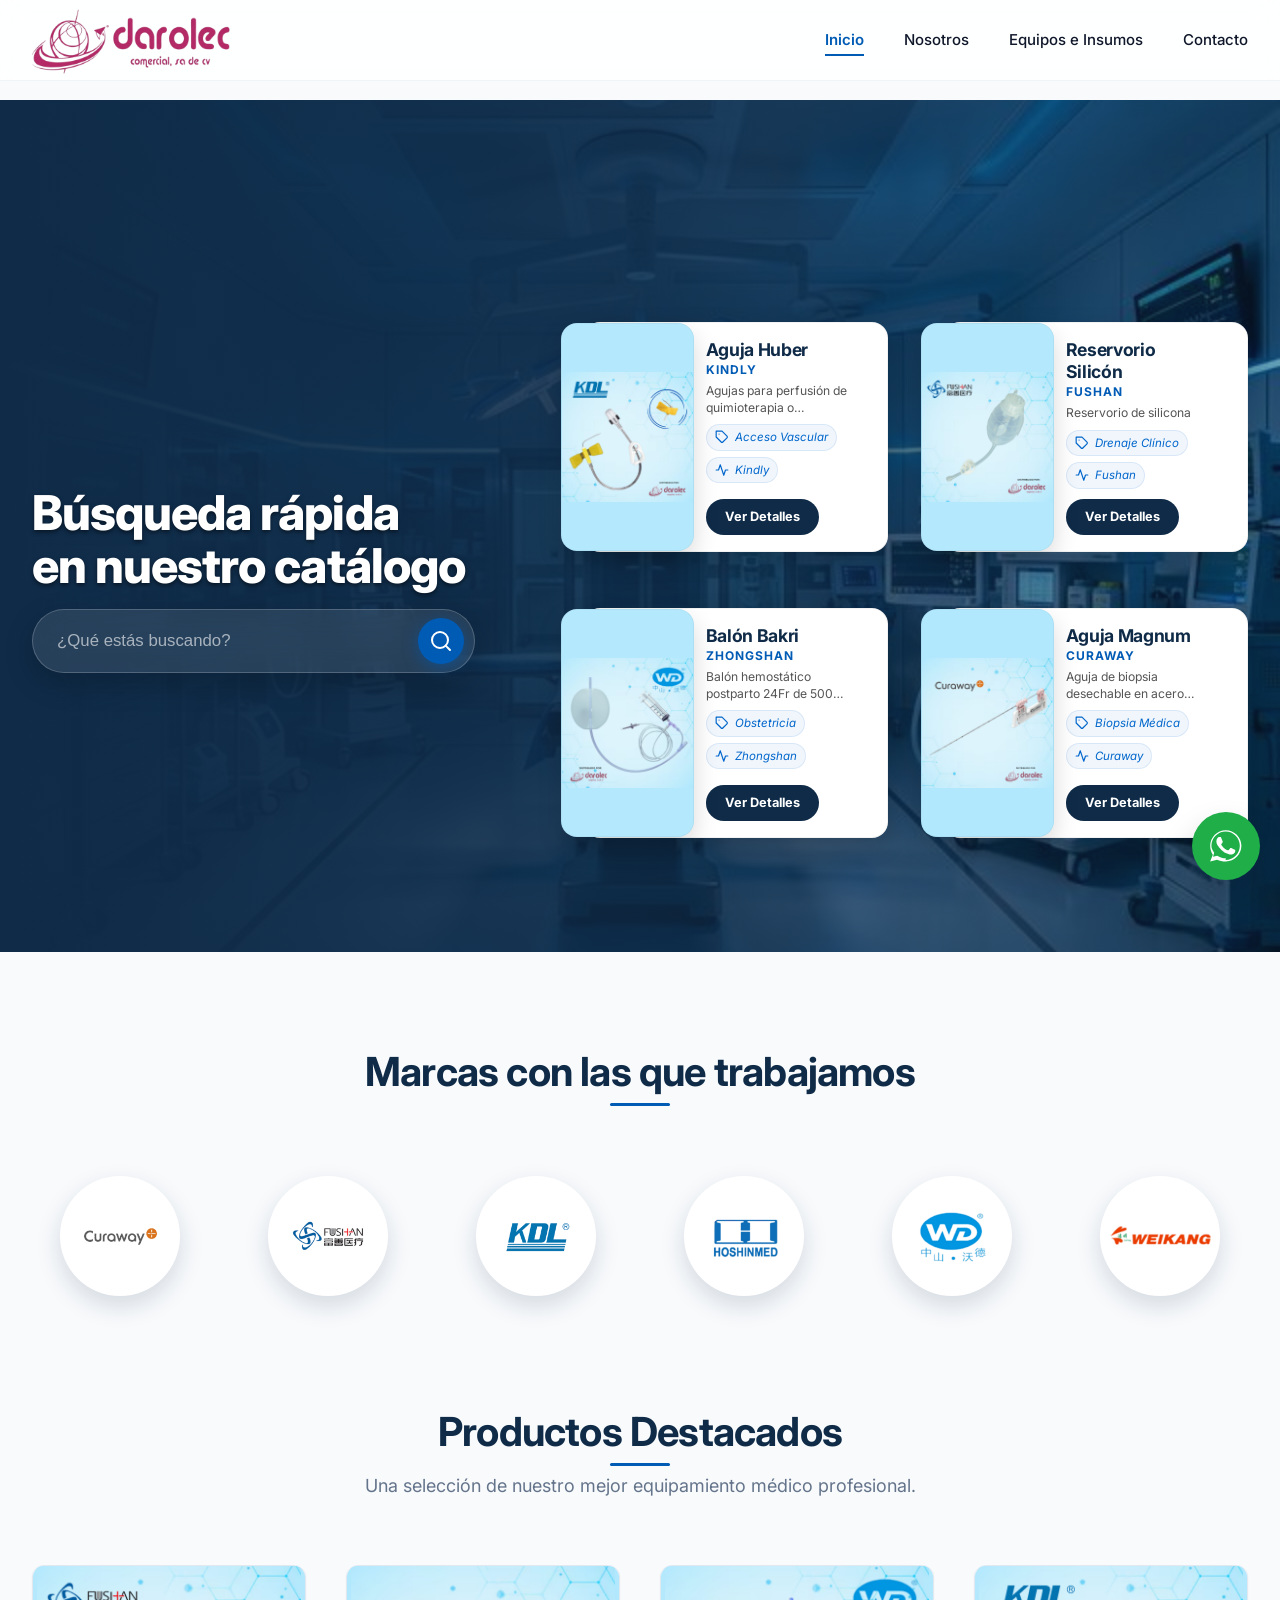
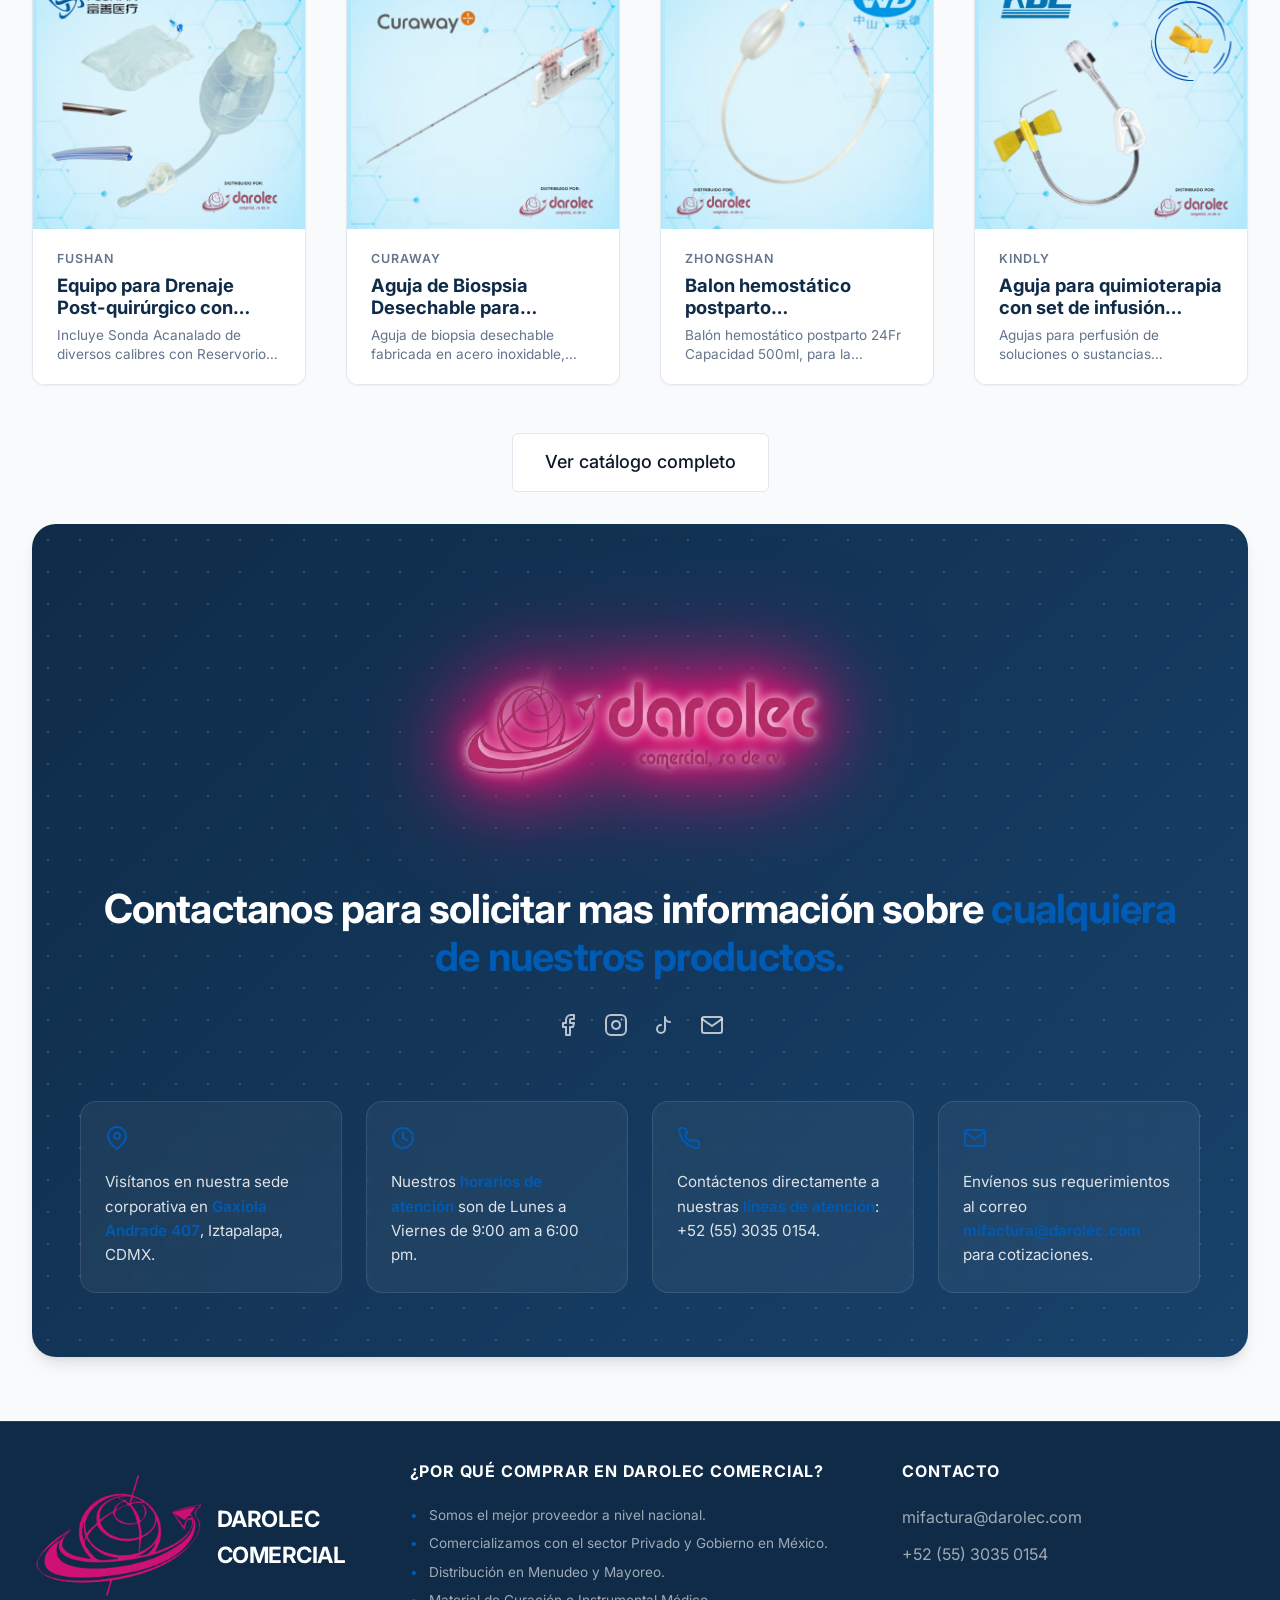
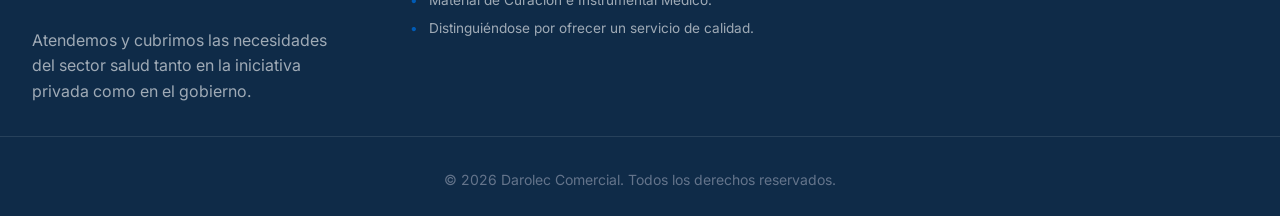
<file: index.html>
<!DOCTYPE html>
<html lang="es">

<head>
    <meta charset="UTF-8">
    <meta name="viewport" content="width=device-width, initial-scale=1.0">
    <meta name="referrer" content="strict-origin-when-cross-origin">
    <meta name="robots" content="index, follow">
    <title>Darolec Comercial</title>
    <meta name="description"
        content="Proveedores profesionales de insumos médicos para redes hospitalarias y clínicas. Equipos de la mejor calidad.">

    <!-- Google Fonts & Preloads -->
    <link rel="preconnect" href="https://fonts.googleapis.com">
    <link rel="preconnect" href="https://fonts.gstatic.com" crossorigin>
    <link rel="dns-prefetch" href="https://fonts.googleapis.com">
    <link rel="preload" href="css/styles.css" as="style" onload="this.rel='stylesheet'">
    <link rel="preload" href="assets/logos/logolargosinfondo.png" as="image" fetchpriority="high">
    <link href="https://fonts.googleapis.com/css2?family=Inter:wght@300;400;500;600;700&display=swap" rel="stylesheet">
    <noscript><link rel="stylesheet" href="css/styles.css"></noscript>
</head>

<body>
    <a class="skip-link" href="#main">Saltar al contenido</a>
    <noscript><div class="noscript-warning">Activa JavaScript para búsqueda instantánea y experiencia completa. Si no tienes JavaScript, contáctanos directamente.</div></noscript>
    <!-- Navbar with Glassmorphism -->
    <header class="navbar" id="navbar">
        <div class="container navbar-container">
            <a href="index.html#home" class="logo">
                <img src="assets/logos/logolargosinfondo.png" alt="Darolec Comercial Logo Largo"
                    fetchpriority="high">
            </a>
            <nav class="nav-links" id="primary-navigation" aria-label="Menú principal">
                <a href="#home" class="active-link" aria-current="page">Inicio</a>
                <a href="nosotros.html">Nosotros</a>
                <a href="productos.html">Equipos e Insumos</a>
                <a href="corporativa.html">Contacto</a>
            </nav>
            <button class="mobile-menu-btn" aria-label="Abrir menú" aria-controls="primary-navigation" aria-expanded="false" id="mobile-menu-btn">
                <span></span>
                <span></span>
                <span></span>
            </button>
        </div>
    </header>

    <main id="main">
        <!-- Hero Section -->
        <section class="hero" id="home">
            <div class="hero-bg">
                <div class="hero-overlay"></div>
            </div>
            <div class="container hero-container">
                <div class="hero-text-and-search">
                    <h1 class="hero-main-title">Búsqueda rápida <br> en nuestro catálogo</h1>

                    <div class="search-glass-container">
                        <input type="text" id="indexSearchInput" class="search-glass-input"
                            placeholder="¿Qué estás buscando?">
                        <button class="search-glass-btn" aria-label="Buscar">
                            <svg width="24" height="24" viewBox="0 0 24 24" fill="none" stroke="currentColor"
                                stroke-width="2" stroke-linecap="round" stroke-linejoin="round">
                                <circle cx="11" cy="11" r="8"></circle>
                                <line x1="21" y1="21" x2="16.65" y2="16.65"></line>
                            </svg>
                        </button>
                    </div>
                </div>


                <div class="hero-cards-container">
                    <div class="product-cards-grid">
                        
                        <!-- Card 1: Aguja Huber (Kindly) -->
                        <div class="card">
                            <a class="image-link" href="producto.html?id=prod-kindly-huber">
                                <img class="image" src="assets/Productos/Kindly/huber/huber.png" alt="Aguja Huber">
                            </a>
                            <div class="content">
                                <h2>Aguja Huber</h2>
                                <h3>Kindly</h3>
                                <p>
                                    Agujas para perfusión de quimioterapia o soluciones con set de infusión y sitio en Y.
                                </p>
                                <a class="read-more" href="producto.html?id=prod-kindly-huber">Ver más</a>
                                <div class="details">
                                    <span class="item">
                                        <svg viewBox="0 0 24 24" width="16" height="16" fill="none" stroke="currentColor" stroke-width="2" stroke-linecap="round" stroke-linejoin="round">
                                            <path d="M20.59 13.41l-7.17 7.17a2 2 0 0 1-2.83 0L2 12V2h10l8.59 8.59a2 2 0 0 1 0 2.82z"></path>
                                            <line x1="7" y1="7" x2="7.01" y2="7"></line>
                                        </svg>
                                        <em>Acceso Vascular</em>
                                    </span>
                                    <span class="item">
                                        <svg viewBox="0 0 24 24" width="16" height="16" fill="none" stroke="currentColor" stroke-width="2" stroke-linecap="round" stroke-linejoin="round">
                                            <path d="M22 12h-4l-3 9L9 3l-3 9H2"></path>
                                        </svg>
                                        <em>Kindly</em>
                                    </span>
                                </div>
                                <div class="buttons">
                                    <a class="primary-btn" href="producto.html?id=prod-kindly-huber">Ver Detalles</a>
                                </div>
                            </div>
                        </div>

                        <!-- Card 2: Reservorio de Silicón (Fushan) -->
                        <div class="card">
                            <a class="image-link" href="producto.html?id=prod-fushan-reservoriodesilicon">
                                <img class="image" src="assets/Productos/fushan/reservorio de silicon/reservariodesilicon.png" alt="Reservorio de Silicón">
                            </a>
                            <div class="content">
                                <h2>Reservorio Silicón</h2>
                                <h3>Fushan</h3>
                                <p>
                                    Reservorio de silicona de alta calidad con capacidad de 100 ml y entrada inferior.
                                </p>
                                <a class="read-more" href="producto.html?id=prod-fushan-reservoriodesilicon">Ver más</a>
                                <div class="details">
                                    <span class="item">
                                        <svg viewBox="0 0 24 24" width="16" height="16" fill="none" stroke="currentColor" stroke-width="2" stroke-linecap="round" stroke-linejoin="round">
                                            <path d="M20.59 13.41l-7.17 7.17a2 2 0 0 1-2.83 0L2 12V2h10l8.59 8.59a2 2 0 0 1 0 2.82z"></path>
                                            <line x1="7" y1="7" x2="7.01" y2="7"></line>
                                        </svg>
                                        <em>Drenaje Clínico</em>
                                    </span>
                                    <span class="item">
                                        <svg viewBox="0 0 24 24" width="16" height="16" fill="none" stroke="currentColor" stroke-width="2" stroke-linecap="round" stroke-linejoin="round">
                                            <path d="M22 12h-4l-3 9L9 3l-3 9H2"></path>
                                        </svg>
                                        <em>Fushan</em>
                                    </span>
                                </div>
                                <div class="buttons">
                                    <a class="primary-btn" href="producto.html?id=prod-fushan-reservoriodesilicon">Ver Detalles</a>
                                </div>
                            </div>
                        </div>

                        <!-- Card 3: Balón Bakri (Zhongshan) -->
                        <div class="card">
                            <a class="image-link" href="producto.html?id=prod-zhongshan-balonbacky">
                                <img class="image" src="assets/Productos/Zhongshan/BalonBacky/balonposparto.png" alt="Balón Bakri">
                            </a>
                            <div class="content">
                                <h2>Balón Bakri</h2>
                                <h3>Zhongshan</h3>
                                <p>
                                    Balón hemostático postparto 24Fr de 500ml para contención compresiva de hemorragias.
                                </p>
                                <a class="read-more" href="producto.html?id=prod-zhongshan-balonbacky">Ver más</a>
                                <div class="details">
                                    <span class="item">
                                        <svg viewBox="0 0 24 24" width="16" height="16" fill="none" stroke="currentColor" stroke-width="2" stroke-linecap="round" stroke-linejoin="round">
                                            <path d="M20.59 13.41l-7.17 7.17a2 2 0 0 1-2.83 0L2 12V2h10l8.59 8.59a2 2 0 0 1 0 2.82z"></path>
                                            <line x1="7" y1="7" x2="7.01" y2="7"></line>
                                        </svg>
                                        <em>Obstetricia</em>
                                    </span>
                                    <span class="item">
                                        <svg viewBox="0 0 24 24" width="16" height="16" fill="none" stroke="currentColor" stroke-width="2" stroke-linecap="round" stroke-linejoin="round">
                                            <path d="M22 12h-4l-3 9L9 3l-3 9H2"></path>
                                        </svg>
                                        <em>Zhongshan</em>
                                    </span>
                                </div>
                                <div class="buttons">
                                    <a class="primary-btn" href="producto.html?id=prod-zhongshan-balonbacky">Ver Detalles</a>
                                </div>
                            </div>
                        </div>

                        <!-- Card 4: Aguja Magnum (Curaway) -->
                        <div class="card">
                            <a class="image-link" href="producto.html?id=prod-curaway-agujaparasistemamagnum">
                                <img class="image" src="assets/Productos/curaway/aguja para sistemamagnum/Magnum.png" alt="Aguja Magnum">
                            </a>
                            <div class="content">
                                <h2>Aguja Magnum</h2>
                                <h3>Curaway</h3>
                                <p>
                                    Aguja de biopsia desechable en acero inoxidable para utilizarse con disparador Magnum.
                                </p>
                                <a class="read-more" href="producto.html?id=prod-curaway-agujaparasistemamagnum">Ver más</a>
                                <div class="details">
                                    <span class="item">
                                        <svg viewBox="0 0 24 24" width="16" height="16" fill="none" stroke="currentColor" stroke-width="2" stroke-linecap="round" stroke-linejoin="round">
                                            <path d="M20.59 13.41l-7.17 7.17a2 2 0 0 1-2.83 0L2 12V2h10l8.59 8.59a2 2 0 0 1 0 2.82z"></path>
                                            <line x1="7" y1="7" x2="7.01" y2="7"></line>
                                        </svg>
                                        <em>Biopsia Médica</em>
                                    </span>
                                    <span class="item">
                                        <svg viewBox="0 0 24 24" width="16" height="16" fill="none" stroke="currentColor" stroke-width="2" stroke-linecap="round" stroke-linejoin="round">
                                            <path d="M22 12h-4l-3 9L9 3l-3 9H2"></path>
                                        </svg>
                                        <em>Curaway</em>
                                    </span>
                                </div>
                                <div class="buttons">
                                    <a class="primary-btn" href="producto.html?id=prod-curaway-agujaparasistemamagnum">Ver Detalles</a>
                                </div>
                            </div>
                        </div>

                    </div>
                </div>
            </div>
        </section>

        <!-- Categories / Products -->
        <section class="products" id="products">
            <div class="container">
                <div class="section-header">
                    <h2>Marcas con las que trabajamos</h2>
                </div>

                <div class="brands-interactive-container">
                    <div class="card-slot">
                        <a href="productos.html?cat=Curaway" class="brand-interactive-card"
                            title="Ver productos Curaway">
                            <div class="card-bg"></div>
                            <div class="logo-container">
                                <img src="assets/logos/curaway.png" alt="Curaway logo" class="brand-img brand-img-logo"
                                    loading="lazy">
                            </div>
                            <div class="card-content">
                                <h3>Curaway</h3>
                                <p>Equipos de biopsia y marcaje, garantizando la más alta calidad y precisión médica.
                                </p>
                                <span class="btn-link btn-white">Ver catálogo &rarr;</span>
                            </div>
                            <img src="assets/logos/curaway.png" class="product-img" alt="Curaway" loading="lazy">
                        </a>
                    </div>

                    <div class="card-slot">
                        <a href="productos.html?cat=Fushan" class="brand-interactive-card" title="Ver productos Fushan">
                            <div class="card-bg"></div>
                            <div class="logo-container">
                                <img src="assets/logos/fushan.png" alt="Fushan logo" class="brand-img brand-img-logo"
                                    loading="lazy">
                            </div>
                            <div class="card-content">
                                <h3>Fushan</h3>
                                <p>Kits de drenaje, sondas médicas y sistemas de recolección clínica confiables.</p>
                                <span class="btn-link btn-white">Ver catálogo &rarr;</span>
                            </div>
                            <img src="assets/logos/fushan.png" class="product-img" alt="Fushan" loading="lazy">
                        </a>
                    </div>

                    <div class="card-slot">
                        <a href="productos.html?cat=Kindly" class="brand-interactive-card" title="Ver productos Kindly">
                            <div class="card-bg"></div>
                            <div class="logo-container">
                                <img src="assets/logos/Kyndly.png" alt="Kindly logo" class="brand-img brand-img-logo"
                                    loading="lazy">
                            </div>
                            <div class="card-content">
                                <h3>Kindly</h3>
                                <p>Dispositivos y equipos médicos para el cuidado del paciente y monitoreo de
                                    constantes.
                                </p>
                                <span class="btn-link btn-white">Ver catálogo &rarr;</span>
                            </div>
                            <img src="assets/logos/Kyndly.png" class="product-img" alt="Kindly" loading="lazy">
                        </a>
                    </div>

                    <div class="card-slot">
                        <a href="productos.html?cat=Hoshimed" class="brand-interactive-card"
                            title="Ver productos Hoshimed">
                            <div class="card-bg"></div>
                            <div class="logo-container">
                                <img src="assets/logos/hoshimed.png" alt="Hoshimed logo"
                                    class="brand-img brand-img-logo" loading="lazy">
                            </div>
                            <div class="card-content">
                                <h3>Hoshimed</h3>
                                <p>Equipos médicos y productos innovadores para la salud.</p>
                                <span class="btn-link btn-white">Ver catálogo &rarr;</span>
                            </div>
                            <img src="assets/logos/hoshimed.png" class="product-img" alt="Hoshimed" loading="lazy">
                        </a>
                    </div>

                    <div class="card-slot">
                        <a href="productos.html?cat=Zhongshan" class="brand-interactive-card"
                            title="Ver productos Zhongshan">
                            <div class="card-bg"></div>
                            <div class="logo-container">
                                <img src="assets/logos/Zhongzhan.png" alt="Zhongshan logo"
                                    class="brand-img brand-img-logo" loading="lazy">
                            </div>
                            <div class="card-content">
                                <h3>Zhongshan</h3>
                                <p>Productos médicos de alta calidad para la salud.</p>
                                <span class="btn-link btn-white">Ver catálogo &rarr;</span>
                            </div>
                            <img src="assets/logos/Zhongzhan.png" class="product-img" alt="Zhongshan" loading="lazy">
                        </a>
                    </div>

                    <div class="card-slot">
                        <a href="productos.html?cat=Weikand" class="brand-interactive-card"
                            title="Ver productos Weikand">
                            <div class="card-bg"></div>
                            <div class="logo-container">
                                <img src="assets/logos/weikang.png" alt="Weikand logo"
                                    class="brand-img brand-img-weikang" loading="lazy">
                            </div>
                            <div class="card-content">
                                <h3>Weikand</h3>
                                <p>Equipos médicos innovadores y soluciones avanzadas para el diagnóstico y tratamiento.
                                </p>
                                <span class="btn-link btn-white">Ver catálogo &rarr;</span>
                            </div>
                            <img src="assets/logos/weikang.png" class="product-img" alt="Weikand" loading="lazy">
                        </a>
                    </div>
                </div>

            </div>
        </section>

        <!-- Productos Destacados -->
        <section class="featured-products featured-products-home">
            <div class="container">
                <div class="section-header">
                    <h2>Productos Destacados</h2>
                    <p>Una selección de nuestro mejor equipamiento médico profesional.</p>
                </div>

                <div class="product-grid" id="featuredProductGrid">
                    <!-- Productos inyectados por JS -->
                </div>

                <div class="featured-load-more">
                    <a href="productos.html" id="loadMoreFeaturedBtn"
                        class="btn btn-outline btn-lg btn-featured-more">Ver
                        catálogo completo</a>
                </div>
            </div>
        </section>

        <!-- Community Contact Section -->
        <section class="community-contact" id="contact">
            <div class="container">
                <div class="community-inner">
                    <div class="community-header">
                        <div class="community-logo-container">
                            <img src="assets/logos/logolargosinfondo.png" alt="Darolec Comercial Logo" class="community-logo">
                        </div>
                        <h2 class="community-title">Contactanos para solicitar mas información sobre <span
                                class="highlight">cualquiera de nuestros productos.</span></h2>

                        <div class="community-social">
                            <button type="button" aria-label="Facebook" class="social-icon">
                                <svg width="24" height="24" viewBox="0 0 24 24" fill="none" stroke="currentColor"
                                    stroke-width="2" stroke-linecap="round" stroke-linejoin="round">
                                    <path d="M18 2h-3a5 5 0 0 0-5 5v3H7v4h3v8h4v-8h3l1-4h-4V7a1 1 0 0 1 1-1h3z"></path>
                                </svg>
                            </button>
                            <button type="button" aria-label="Instagram" class="social-icon">
                                <svg width="24" height="24" viewBox="0 0 24 24" fill="none" stroke="currentColor"
                                    stroke-width="2" stroke-linecap="round" stroke-linejoin="round">
                                    <rect x="2" y="2" width="20" height="20" rx="5" ry="5"></rect>
                                    <path d="M16 11.37A4 4 0 1 1 12.63 8 4 4 0 0 1 16 11.37z"></path>
                                    <line x1="17.5" y1="6.5" x2="17.51" y2="6.5"></line>
                                </svg>
                            </button>
                            <button type="button" aria-label="TikTok" class="social-icon">
                                <svg width="24" height="24" viewBox="0 0 24 24" fill="none" stroke="currentColor"
                                    stroke-width="2" stroke-linecap="round" stroke-linejoin="round">
                                    <path d="M9 12a4 4 0 1 0 4 4V4a5 5 0 0 0 5 5"></path>
                                </svg>
                            </button>
                            <button type="button" aria-label="Mail" class="social-icon">
                                <svg width="24" height="24" viewBox="0 0 24 24" fill="none" stroke="currentColor"
                                    stroke-width="2" stroke-linecap="round" stroke-linejoin="round">
                                    <path
                                        d="M4 4h16c1.1 0 2 .9 2 2v12c0 1.1-.9 2-2 2H4c-1.1 0-2-.9-2-2V6c0-1.1.9-2 2-2z">
                                    </path>
                                    <polyline points="22,6 12,13 2,6"></polyline>
                                </svg>
                            </button>
                        </div>
                    </div>

                    <div class="community-grid">
                        <!-- Card 1: Ubicacion -->
                        <div class="community-card">
                            <div class="card-icon map-icon">
                                <svg width="24" height="24" viewBox="0 0 24 24" fill="none" stroke="currentColor"
                                    stroke-width="2" stroke-linecap="round" stroke-linejoin="round">
                                    <path d="M21 10c0 7-9 13-9 13s-9-6-9-13a9 9 0 0 1 18 0z"></path>
                                    <circle cx="12" cy="10" r="3"></circle>
                                </svg>
                            </div>
                            <p class="card-text">Visítanos en nuestra sede corporativa en <span
                                    class="highlight">Gaxiola Andrade 407</span>, Iztapalapa, CDMX.</p>
                        </div>

                        <!-- Card 2: Horarios -->
                        <div class="community-card">
                            <div class="card-icon clock-icon">
                                <svg width="24" height="24" viewBox="0 0 24 24" fill="none" stroke="currentColor"
                                    stroke-width="2" stroke-linecap="round" stroke-linejoin="round">
                                    <circle cx="12" cy="12" r="10"></circle>
                                    <polyline points="12 6 12 12 16 14"></polyline>
                                </svg>
                            </div>
                            <p class="card-text">Nuestros <span class="highlight">horarios de atención</span> son de
                                Lunes a Viernes de 9:00 am a 6:00 pm.</p>
                        </div>

                        <!-- Card 3: Telefonos -->
                        <div class="community-card">
                            <div class="card-icon phone-icon">
                                <svg width="24" height="24" viewBox="0 0 24 24" fill="none" stroke="currentColor"
                                    stroke-width="2" stroke-linecap="round" stroke-linejoin="round">
                                    <path
                                        d="M22 16.92v3a2 2 0 0 1-2.18 2 19.79 19.79 0 0 1-8.63-3.07 19.5 19.5 0 0 1-6-6 19.79 19.79 0 0 1-3.07-8.67A2 2 0 0 1 4.11 2h3a2 2 0 0 1 2 1.72 12.84 12.84 0 0 0 .7 2.81 2 2 0 0 1-.45 2.11L8.09 9.91a16 16 0 0 0 6 6l1.27-1.27a2 2 0 0 1 2.11-.45 12.84 12.84 0 0 0 2.81.7A2 2 0 0 1 22 16.92z">
                                    </path>
                                </svg>
                            </div>
                            <p class="card-text">Contáctenos directamente a nuestras <span class="highlight">líneas de
                                    atención</span>: +52 (55) 3035 0154.</p>
                        </div>

                        <!-- Card 4: Correo -->
                        <div class="community-card">
                            <div class="card-icon mail-icon">
                                <svg width="24" height="24" viewBox="0 0 24 24" fill="none" stroke="currentColor"
                                    stroke-width="2" stroke-linecap="round" stroke-linejoin="round">
                                    <path
                                        d="M4 4h16c1.1 0 2 .9 2 2v12c0 1.1-.9 2-2 2H4c-1.1 0-2-.9-2-2V6c0-1.1.9-2 2-2z">
                                    </path>
                                    <polyline points="22,6 12,13 2,6"></polyline>
                                </svg>
                            </div>
                            <p class="card-text">Envíenos sus requerimientos al correo <span
                                    class="highlight">mifactura@darolec.com</span> para cotizaciones.</p>
                        </div>
                    </div>
                </div>
            </div>
        </section>
    </main>

    <!-- Footer -->
    <footer class="footer">
        <div class="container footer-container">
            <div class="footer-brand">
                <div class="logo">
                    <img src="assets/logos/logo pequeño sinfondo.png" alt="Darolec Comercial Logo" loading="lazy">
                    <span class="logo-wordmark">Darolec <span>Comercial</span></span>
                </div>
                <p>Atendemos y cubrimos las necesidades del sector salud tanto en la iniciativa privada como en el
                    gobierno.</p>
            </div>
            <div class="footer-links">
                <h4>¿Por qué comprar en Darolec Comercial?</h4>
                <ul>
                    <li><span>•</span> Somos el mejor proveedor a nivel nacional.</li>
                    <li><span>•</span> Comercializamos con el sector Privado y Gobierno en México.</li>
                    <li><span>•</span> Distribución en Menudeo y Mayoreo.</li>
                    <li><span>•</span> Material de Curación e Instrumental Médico.</li>
                    <li><span>•</span> Distinguiéndose por ofrecer un servicio de calidad.</li>
                </ul>
            </div>
            <div class="footer-contact">
                <h4>Contacto</h4>
                <p>mifactura@darolec.com</p>
                <p>+52 (55) 3035 0154</p>
            </div>
        </div>
        <div class="footer-bottom">
            <p>&copy; 2026 Darolec Comercial. Todos los derechos reservados.</p>
        </div>
    </footer>

    <script src="js/data.js" defer></script>
    <script src="js/productos.js" defer></script>
    <script src="js/main.js" defer></script>

    <a href="https://wa.me/525530350154?text=Hola%20Darolec%20Comercial%2C%20quiero%20una%20cotizaci%C3%B3n%20directa." class="whatsapp-float-btn" target="_blank" rel="noreferrer noopener" aria-label="Cotiza por WhatsApp">
        <svg width="24" height="24" viewBox="0 0 24 24" fill="currentColor" aria-hidden="true">
            <path d="M17.472 14.382c-.297-.149-1.758-.867-2.03-.967-.273-.099-.472-.149-.672.149-.198.297-.768.967-.942 1.166-.173.198-.347.223-.645.074-.297-.149-1.255-.462-2.39-1.475-.883-.788-1.48-1.761-1.653-2.059-.173-.297-.018-.458.13-.606.134-.133.297-.347.446-.52.149-.173.198-.297.298-.497.099-.198.05-.372-.025-.521-.074-.149-.672-1.612-.921-2.206-.242-.579-.487-.5-.672-.51-.173-.008-.372-.01-.57-.01-.198 0-.52.074-.792.372s-1.04 1.016-1.04 2.479 1.065 2.876 1.213 3.074c.149.198 2.095 3.2 5.077 4.487.71.307 1.262.49 1.693.626.712.226 1.36.194 1.872.118.571-.085 1.758-.719 2.01-1.413.248-.694.248-1.29.173-1.414-.074-.124-.273-.198-.57-.347z" />
            <path d="M12 2.04C6.5 2.04 2.04 6.5 2.04 12c0 2.12.62 4.08 1.68 5.75L2 22l4.43-1.16C8.04 21.44 9.98 22 12 22c5.5 0 9.96-4.46 9.96-9.96S17.5 2.04 12 2.04zM12 20.02c-1.86 0-3.6-.5-5.12-1.45l-.36-.21-2.63.69.7-2.56-.24-.41C3.23 14.45 2.84 13.26 2.84 12c0-4.99 4.07-9.06 9.06-9.06s9.06 4.07 9.06 9.06-4.07 9.06-9.06 9.06z" />
        </svg>
        <span>Cotiza por WhatsApp</span>
    </a>
</body>

</html>
</file>
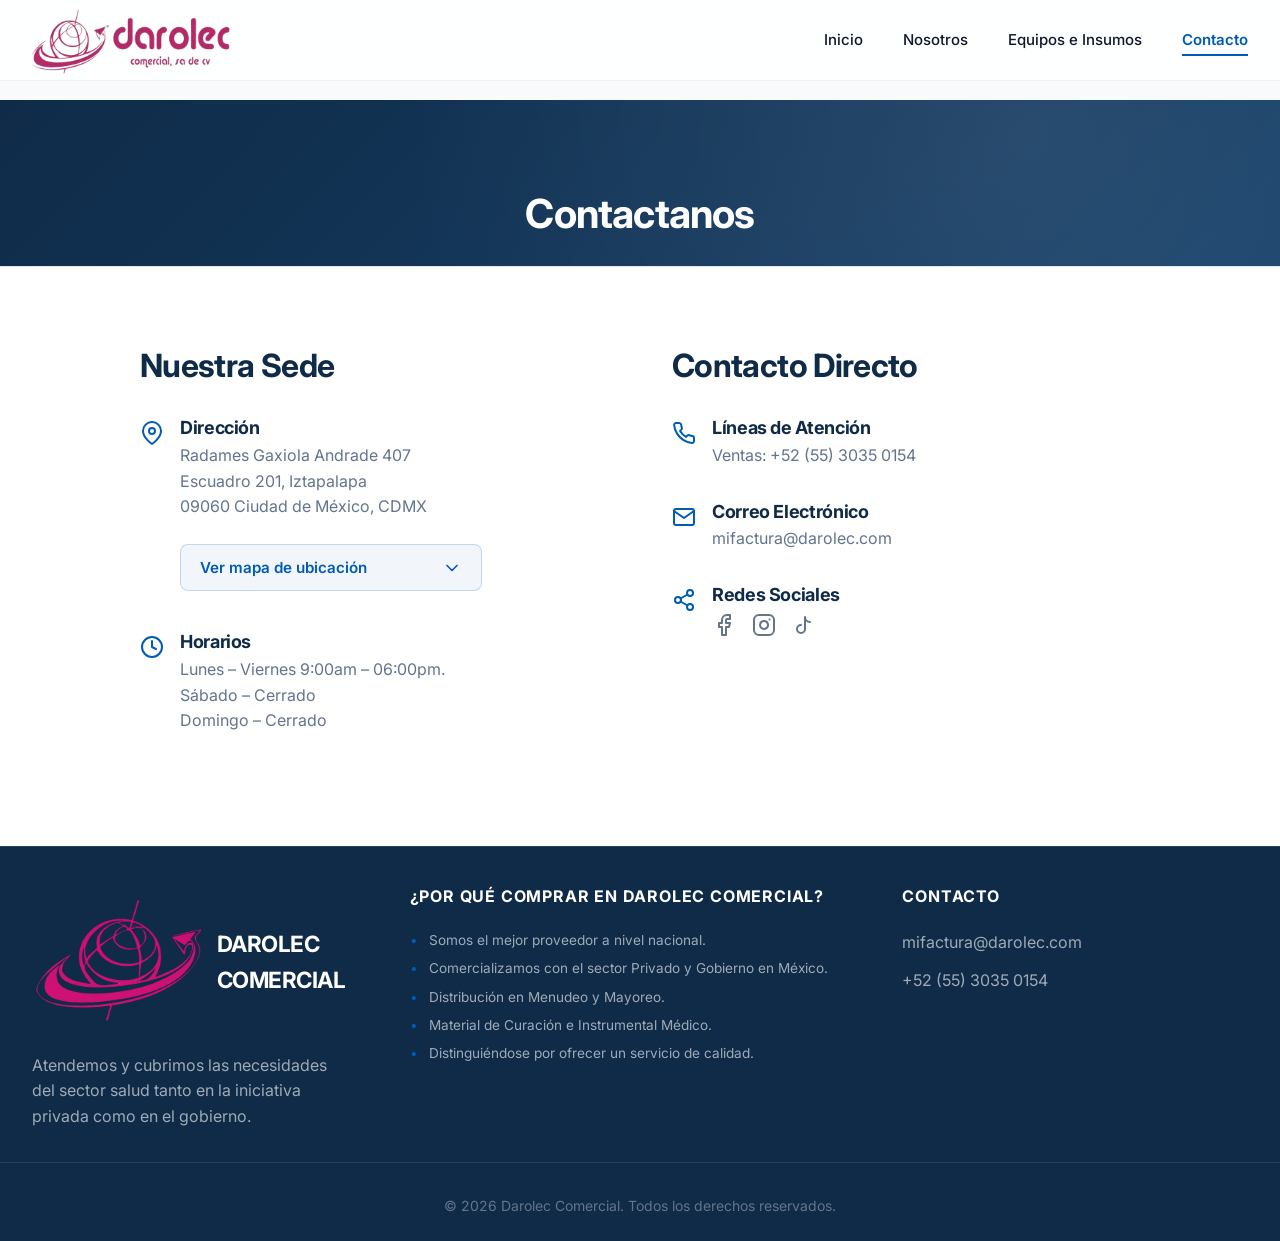
<file: corporativa.html>
<!DOCTYPE html>
<html lang="es">

<head>
    <meta charset="UTF-8">
    <meta name="viewport" content="width=device-width, initial-scale=1.0">
    <meta name="referrer" content="strict-origin-when-cross-origin">
    <title>Información Corporativa - Darolec Comercial</title>
    <meta name="description"
        content="Conoce más sobre Darolec Comercial, nuestra misión, visión y ubicación. Tu aliado confiable en equipamiento médico.">
    <!-- Google Fonts & Preloads -->
    <link rel="preconnect" href="https://fonts.googleapis.com">
    <link rel="preconnect" href="https://fonts.gstatic.com" crossorigin>
    <link rel="dns-prefetch" href="https://fonts.googleapis.com">
    <link rel="preload" href="css/styles.css" as="style" onload="this.rel='stylesheet'">
    <link rel="preload" href="assets/logos/logolargosinfondo.png" as="image" fetchpriority="high">
    <link href="https://fonts.googleapis.com/css2?family=Inter:wght@300;400;500;600;700&display=swap" rel="stylesheet">
    <noscript><link rel="stylesheet" href="css/styles.css"></noscript>
</head>

<body>
    <!-- Navbar -->
    <a class="skip-link" href="#main">Saltar al contenido</a>
    <noscript><div class="noscript-warning">Activa JavaScript para la mejor experiencia interactiva en esta página.</div></noscript>
    <header class="navbar" id="navbar">
        <div class="container navbar-container">
            <a href="index.html" class="logo">
                <img src="assets/logos/logolargosinfondo.png" alt="Darolec Comercial Logo Largo"
                    fetchpriority="high">
            </a>
            <nav class="nav-links" id="primary-navigation" aria-label="Menú principal">
                <a href="index.html#home">Inicio</a>
                <a href="nosotros.html">Nosotros</a>
                <a href="productos.html">Equipos e Insumos</a>
                <a href="corporativa.html" class="active-link" aria-current="page">Contacto</a>
            </nav>
            <button class="mobile-menu-btn" aria-label="Abrir menú" aria-controls="primary-navigation" aria-expanded="false" id="mobile-menu-btn">
                <span></span>
                <span></span>
                <span></span>
            </button>
        </div>
    </header>

    <main id="main">
        <!-- Page Header -->
        <section class="page-header">
            <div class="container">
                <h1>Contactanos</h1>
            </div>
        </section>

        <!-- Location & Contact -->
        <section class="contact-location" id="contact">
            <div class="container">
                <div class="contact-grid">
                    <div class="contact-info-panel">
                        <h2>Nuestra Sede</h2>

                        <div class="info-item">
                            <div class="info-icon">
                                <svg width="24" height="24" viewBox="0 0 24 24" fill="none" stroke="currentColor"
                                    stroke-width="2" stroke-linecap="round" stroke-linejoin="round">
                                    <path d="M21 10c0 7-9 13-9 13s-9-6-9-13a9 9 0 0 1 18 0z" />
                                    <circle cx="12" cy="10" r="3" />
                                </svg>
                            </div>
                            <div class="info-content">
                                <h4>Dirección</h4>
                                <p>Radames Gaxiola Andrade 407<br>Escuadro 201, Iztapalapa<br>09060 Ciudad de México,
                                    CDMX</p>

                                <!-- Mapa interactivo -->
                                <div class="interactive-map-section">
                                    <button type="button" class="btn-map-toggle" id="btnToggleMap" aria-expanded="false" aria-controls="mapCollapse">
                                        <span>Ver mapa de ubicación</span>
                                        <svg class="map-chevron" id="mapChevron" width="20" height="20"
                                            viewBox="0 0 24 24" fill="none" stroke="currentColor" stroke-width="2"
                                            stroke-linecap="round" stroke-linejoin="round">
                                            <polyline points="6 9 12 15 18 9"></polyline>
                                        </svg>
                                    </button>
                                    <div class="map-collapse-container" id="mapCollapse" aria-hidden="true">
                                        <div class="map-container-inner">
                                            <iframe
                                                title="Mapa de ubicación de Darolec Comercial"
                                                src="https://www.google.com/maps/embed?pb=!1m18!1m12!1m3!1d3764.182037860565!2d-99.11660352625505!3d19.36126894295797!2m3!1f0!2f0!3f0!3m2!1i1024!2i768!4f13.1!3m3!1m2!1s0x85d1fe12f3b15f97%3A0x2757c1150486398f!2sGral.%20Radam%C3%A9s%20Gaxiola%20Andrade%20407%2C%20Escuadr%C3%B3n%20201%2C%20Iztapalapa%2C%2009060%20Ciudad%20de%20M%C3%A9xico%2C%20CDMX!5e0!3m2!1ses!2smx!4v1777330257486!5m2!1ses!2smx"
                                                allowfullscreen loading="lazy"
                                                referrerpolicy="no-referrer-when-downgrade"></iframe>
                                        </div>
                                    </div>
                                </div>
                            </div>
                        </div>

                        <div class="info-item">
                            <div class="info-icon">
                                <svg width="24" height="24" viewBox="0 0 24 24" fill="none" stroke="currentColor"
                                    stroke-width="2" stroke-linecap="round" stroke-linejoin="round">
                                    <circle cx="12" cy="12" r="10"></circle>
                                    <polyline points="12 6 12 12 16 14"></polyline>
                                </svg>
                            </div>
                            <div class="info-content">
                                <h4>Horarios</h4>
                                <p>Lunes – Viernes 9:00am – 06:00pm.<br>
                                    Sábado – Cerrado<br>
                                    Domingo – Cerrado</p>
                            </div>
                        </div>
                    </div>

                    <div class="contact-info-panel">
                        <h2>Contacto Directo</h2>

                        <div class="info-item">
                            <div class="info-icon">
                                <svg width="24" height="24" viewBox="0 0 24 24" fill="none" stroke="currentColor"
                                    stroke-width="2" stroke-linecap="round" stroke-linejoin="round">
                                    <path
                                        d="M22 16.92v3a2 2 0 0 1-2.18 2 19.79 19.79 0 0 1-8.63-3.07 19.5 19.5 0 0 1-6-6 19.79 19.79 0 0 1-3.07-8.67A2 2 0 0 1 4.11 2h3a2 2 0 0 1 2 1.72 12.84 12.84 0 0 0 .7 2.81 2 2 0 0 1-.45 2.11L8.09 9.91a16 16 0 0 0 6 6l1.27-1.27a2 2 0 0 1 2.11-.45 12.84 12.84 0 0 0 2.81.7A2 2 0 0 1 22 16.92z" />
                                </svg>
                            </div>
                            <div class="info-content">
                                <h4>Líneas de Atención</h4>
                                <p>Ventas: +52 (55) 3035 0154</p>
                            </div>
                        </div>

                        <div class="info-item">
                            <div class="info-icon">
                                <svg width="24" height="24" viewBox="0 0 24 24" fill="none" stroke="currentColor"
                                    stroke-width="2" stroke-linecap="round" stroke-linejoin="round">
                                    <path
                                        d="M4 4h16c1.1 0 2 .9 2 2v12c0 1.1-.9 2-2 2H4c-1.1 0-2-.9-2-2V6c0-1.1.9-2 2-2z" />
                                    <polyline points="22,6 12,13 2,6" />
                                </svg>
                            </div>
                            <div class="info-content">
                                <h4>Correo Electrónico</h4>
                                <p>mifactura@darolec.com</p>
                            </div>
                        </div>

                        <div class="info-item">
                            <div class="info-icon">
                                <svg width="24" height="24" viewBox="0 0 24 24" fill="none" stroke="currentColor"
                                    stroke-width="2" stroke-linecap="round" stroke-linejoin="round">
                                    <circle cx="18" cy="5" r="3"></circle>
                                    <circle cx="6" cy="12" r="3"></circle>
                                    <circle cx="18" cy="19" r="3"></circle>
                                    <line x1="8.59" y1="13.51" x2="15.42" y2="17.49"></line>
                                    <line x1="15.41" y1="6.51" x2="8.59" y2="10.49"></line>
                                </svg>
                            </div>
                            <div class="info-content">
                                <h4>Redes Sociales</h4>
                                <div class="social-links-container">
                                    <button type="button" aria-label="Facebook" class="social-link">
                                        <svg width="24" height="24" viewBox="0 0 24 24" fill="none"
                                            stroke="currentColor" stroke-width="2" stroke-linecap="round"
                                            stroke-linejoin="round">
                                            <path d="M18 2h-3a5 5 0 0 0-5 5v3H7v4h3v8h4v-8h3l1-4h-4V7a1 1 0 0 1 1-1h3z">
                                            </path>
                                        </svg>
                                    </button>
                                    <button type="button" aria-label="Instagram" class="social-link">
                                        <svg width="24" height="24" viewBox="0 0 24 24" fill="none"
                                            stroke="currentColor" stroke-width="2" stroke-linecap="round"
                                            stroke-linejoin="round">
                                            <rect x="2" y="2" width="20" height="20" rx="5" ry="5"></rect>
                                            <path d="M16 11.37A4 4 0 1 1 12.63 8 4 4 0 0 1 16 11.37z"></path>
                                            <line x1="17.5" y1="6.5" x2="17.51" y2="6.5"></line>
                                        </svg>
                                    </button>
                                    <button type="button" aria-label="TikTok" class="social-link">
                                        <svg width="24" height="24" viewBox="0 0 24 24" fill="none"
                                            stroke="currentColor" stroke-width="2" stroke-linecap="round"
                                            stroke-linejoin="round">
                                            <path d="M9 12a4 4 0 1 0 4 4V4a5 5 0 0 0 5 5"></path>
                                        </svg>
                                    </button>
                                </div>
                            </div>
                        </div>


                    </div>
                </div>
            </div>
        </section>

    </main>

    <!-- Footer -->
    <footer class="footer">
        <div class="container footer-container">
            <div class="footer-brand">
                <div class="logo">
                    <img src="assets/logos/logo pequeño sinfondo.png" alt="Darolec Comercial Logo" loading="lazy">
                    <span class="logo-wordmark">Darolec <span>Comercial</span></span>
                </div>
                <p>Atendemos y cubrimos las necesidades del sector salud tanto en la iniciativa privada como en el
                    gobierno.</p>
            </div>
            <div class="footer-links">
                <h4>¿Por qué comprar en Darolec Comercial?</h4>
                <ul>
                    <li><span>•</span> Somos el mejor proveedor a nivel nacional.</li>
                    <li><span>•</span> Comercializamos con el sector Privado y Gobierno en México.</li>
                    <li><span>•</span> Distribución en Menudeo y Mayoreo.</li>
                    <li><span>•</span> Material de Curación e Instrumental Médico.</li>
                    <li><span>•</span> Distinguiéndose por ofrecer un servicio de calidad.</li>
                </ul>
            </div>
            <div class="footer-contact">
                <h4>Contacto</h4>
                <p>mifactura@darolec.com</p>
                <p>+52 (55) 3035 0154</p>
            </div>
        </div>
        <div class="footer-bottom">
            <p>&copy; 2026 Darolec Comercial. Todos los derechos reservados.</p>
        </div>
    </footer>
    <script src="js/main.js" defer></script>
</body>

</html>
</file>
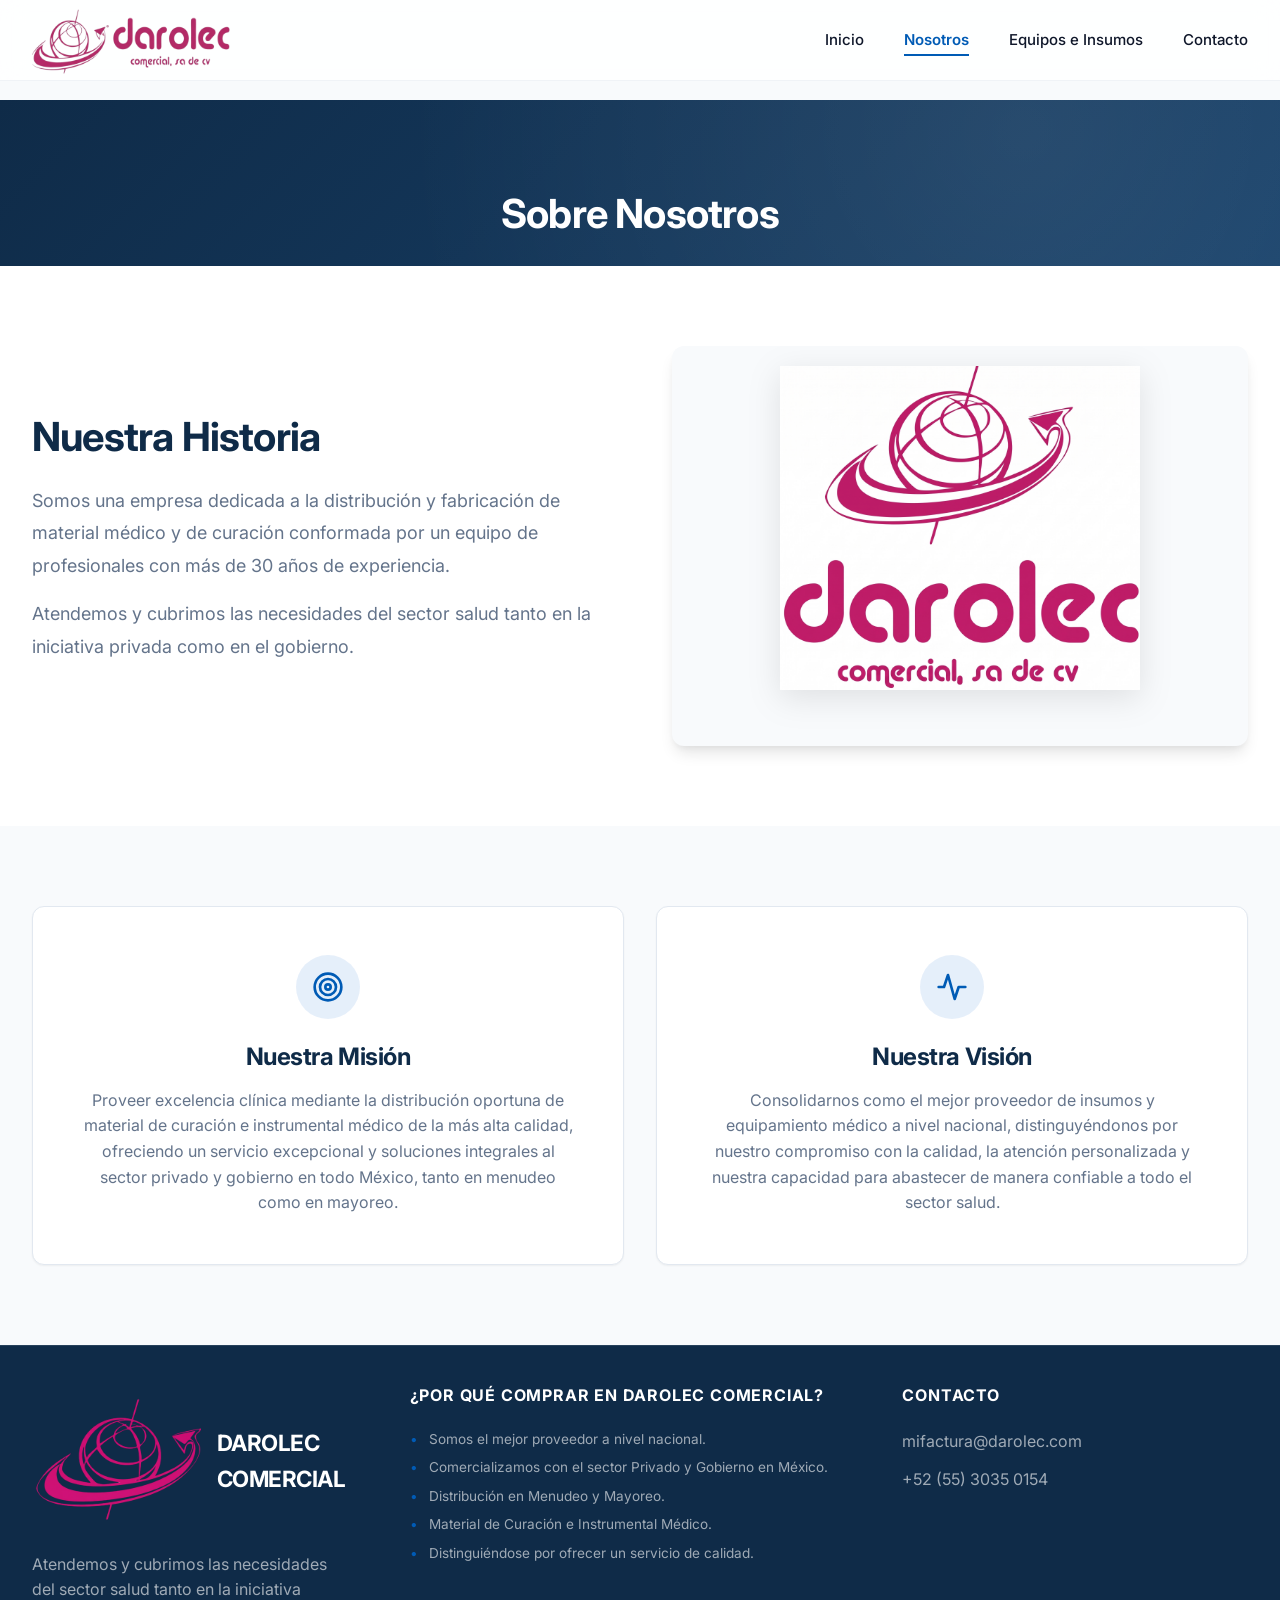
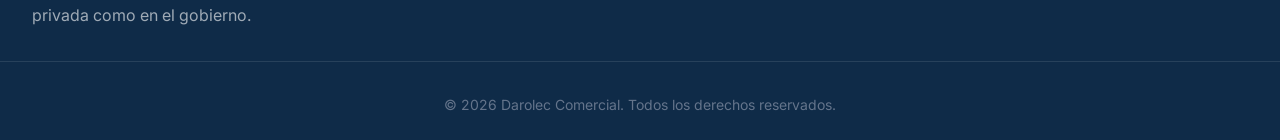
<file: nosotros.html>
<!DOCTYPE html>
<html lang="es">

<head>
    <meta charset="UTF-8">
    <meta name="viewport" content="width=device-width, initial-scale=1.0">
    <meta name="referrer" content="strict-origin-when-cross-origin">
    <title>Nosotros - Darolec Comercial</title>
    <meta name="description"
        content="Conoce más sobre Darolec Comercial, nuestra misión, visión y ubicación. Tu aliado confiable en equipamiento médico.">
    <!-- Google Fonts & Preloads -->
    <link rel="preconnect" href="https://fonts.googleapis.com">
    <link rel="preconnect" href="https://fonts.gstatic.com" crossorigin>
    <link rel="dns-prefetch" href="https://fonts.googleapis.com">
    <link rel="preload" href="css/styles.css" as="style" onload="this.rel='stylesheet'">
    <link rel="preload" href="assets/logos/logolargosinfondo.png" as="image" fetchpriority="high">
    <link href="https://fonts.googleapis.com/css2?family=Inter:wght@300;400;500;600;700&display=swap" rel="stylesheet">
    <noscript><link rel="stylesheet" href="css/styles.css"></noscript>
</head>

<body>
    <!-- Navbar -->
    <a class="skip-link" href="#main">Saltar al contenido</a>
    <noscript><div class="noscript-warning">Activa JavaScript para ver todas las animaciones y mejoras de esta página.</div></noscript>
    <header class="navbar" id="navbar">
        <div class="container navbar-container">
            <a href="index.html" class="logo">
                <img src="assets/logos/logolargosinfondo.png" alt="Darolec Comercial Logo Largo"
                    fetchpriority="high">
            </a>
            <nav class="nav-links" id="primary-navigation" aria-label="Menú principal">
                <a href="index.html#home">Inicio</a>
                <a href="nosotros.html" class="active-link" aria-current="page">Nosotros</a>
                <a href="productos.html">Equipos e Insumos</a>
                <a href="corporativa.html">Contacto</a>
            </nav>
            <button class="mobile-menu-btn" aria-label="Abrir menú" aria-controls="primary-navigation" aria-expanded="false" id="mobile-menu-btn">
                <span></span>
                <span></span>
                <span></span>
            </button>
        </div>
    </header>

    <main id="main">
        <!-- Page Header -->
        <section class="page-header">
            <div class="container">
                <h1>Sobre Nosotros</h1>
            </div>
        </section>

        <!-- About Info -->
        <section class="about-section">
            <div class="container">
                <div class="about-grid">
                    <div class="about-text">
                        <h2>Nuestra Historia</h2>
                        <p>Somos una empresa dedicada a la distribución y fabricación de material médico y de curación
                            conformada por un equipo de profesionales con más de 30 años de experiencia.</p>
                        <p>Atendemos y cubrimos las necesidades del sector salud
                            tanto en la iniciativa privada como en el gobierno.</p>
                    </div>
                    <div class="about-image">
                        <div class="animated-card">
                            <div class="animated-card-wrapper"></div>
                            <img src="assets/logos/logocompleto.png" alt="Darolec Comercial Logo" class="animated-card-character" fetchpriority="high">
                        </div>
                    </div>
                </div>
            </div>
        </section>

        <!-- Mission / Vision -->
        <section class="mission-vision">
            <div class="container">
                <div class="mv-grid">
                    <div class="mv-card">
                        <div class="mv-icon">
                            <svg width="32" height="32" viewBox="0 0 24 24" fill="none" stroke="currentColor"
                                stroke-width="2" stroke-linecap="round" stroke-linejoin="round">
                                <circle cx="12" cy="12" r="10" />
                                <circle cx="12" cy="12" r="6" />
                                <circle cx="12" cy="12" r="2" />
                            </svg>
                        </div>
                        <h3>Nuestra Misión</h3>
                        <p>Proveer excelencia clínica mediante la distribución oportuna de material de curación e
                            instrumental médico de la más alta calidad, ofreciendo un servicio excepcional y soluciones
                            integrales al sector privado y gobierno en todo México, tanto en menudeo como en mayoreo.
                        </p>
                    </div>
                    <div class="mv-card">
                        <div class="mv-icon">
                            <svg width="32" height="32" viewBox="0 0 24 24" fill="none" stroke="currentColor"
                                stroke-width="2" stroke-linecap="round" stroke-linejoin="round">
                                <path d="M2 12h4l3-9 5 18 3-9h5" />
                            </svg>
                        </div>
                        <h3>Nuestra Visión</h3>
                        <p>Consolidarnos como el mejor proveedor de insumos y equipamiento médico a nivel nacional,
                            distinguyéndonos por nuestro compromiso con la calidad, la atención personalizada y nuestra
                            capacidad para abastecer de manera confiable a todo el sector salud.</p>
                    </div>
                </div>
            </div>
        </section>



    </main>

    <!-- Footer -->
    <footer class="footer">
        <div class="container footer-container">
            <div class="footer-brand">
                <div class="logo">
                    <img src="assets/logos/logo pequeño sinfondo.png" alt="Darolec Comercial Logo" loading="lazy">
                    <span class="logo-wordmark">Darolec <span>Comercial</span></span>
                </div>
                <p>Atendemos y cubrimos las necesidades del sector salud tanto en la iniciativa privada como en el
                    gobierno.</p>
            </div>
            <div class="footer-links">
                <h4>¿Por qué comprar en Darolec Comercial?</h4>
                <ul>
                    <li><span>•</span> Somos el mejor proveedor a nivel nacional.</li>
                    <li><span>•</span> Comercializamos con el sector Privado y Gobierno en México.</li>
                    <li><span>•</span> Distribución en Menudeo y Mayoreo.</li>
                    <li><span>•</span> Material de Curación e Instrumental Médico.</li>
                    <li><span>•</span> Distinguiéndose por ofrecer un servicio de calidad.</li>
                </ul>
            </div>
            <div class="footer-contact">
                <h4>Contacto</h4>
                <p>mifactura@darolec.com</p>
                <p>+52 (55) 3035 0154</p>
            </div>
        </div>
        <div class="footer-bottom">
            <p>&copy; 2026 Darolec Comercial. Todos los derechos reservados.</p>
        </div>
    </footer>
    <script src="js/main.js" defer></script>
</body>

</html>
</file>
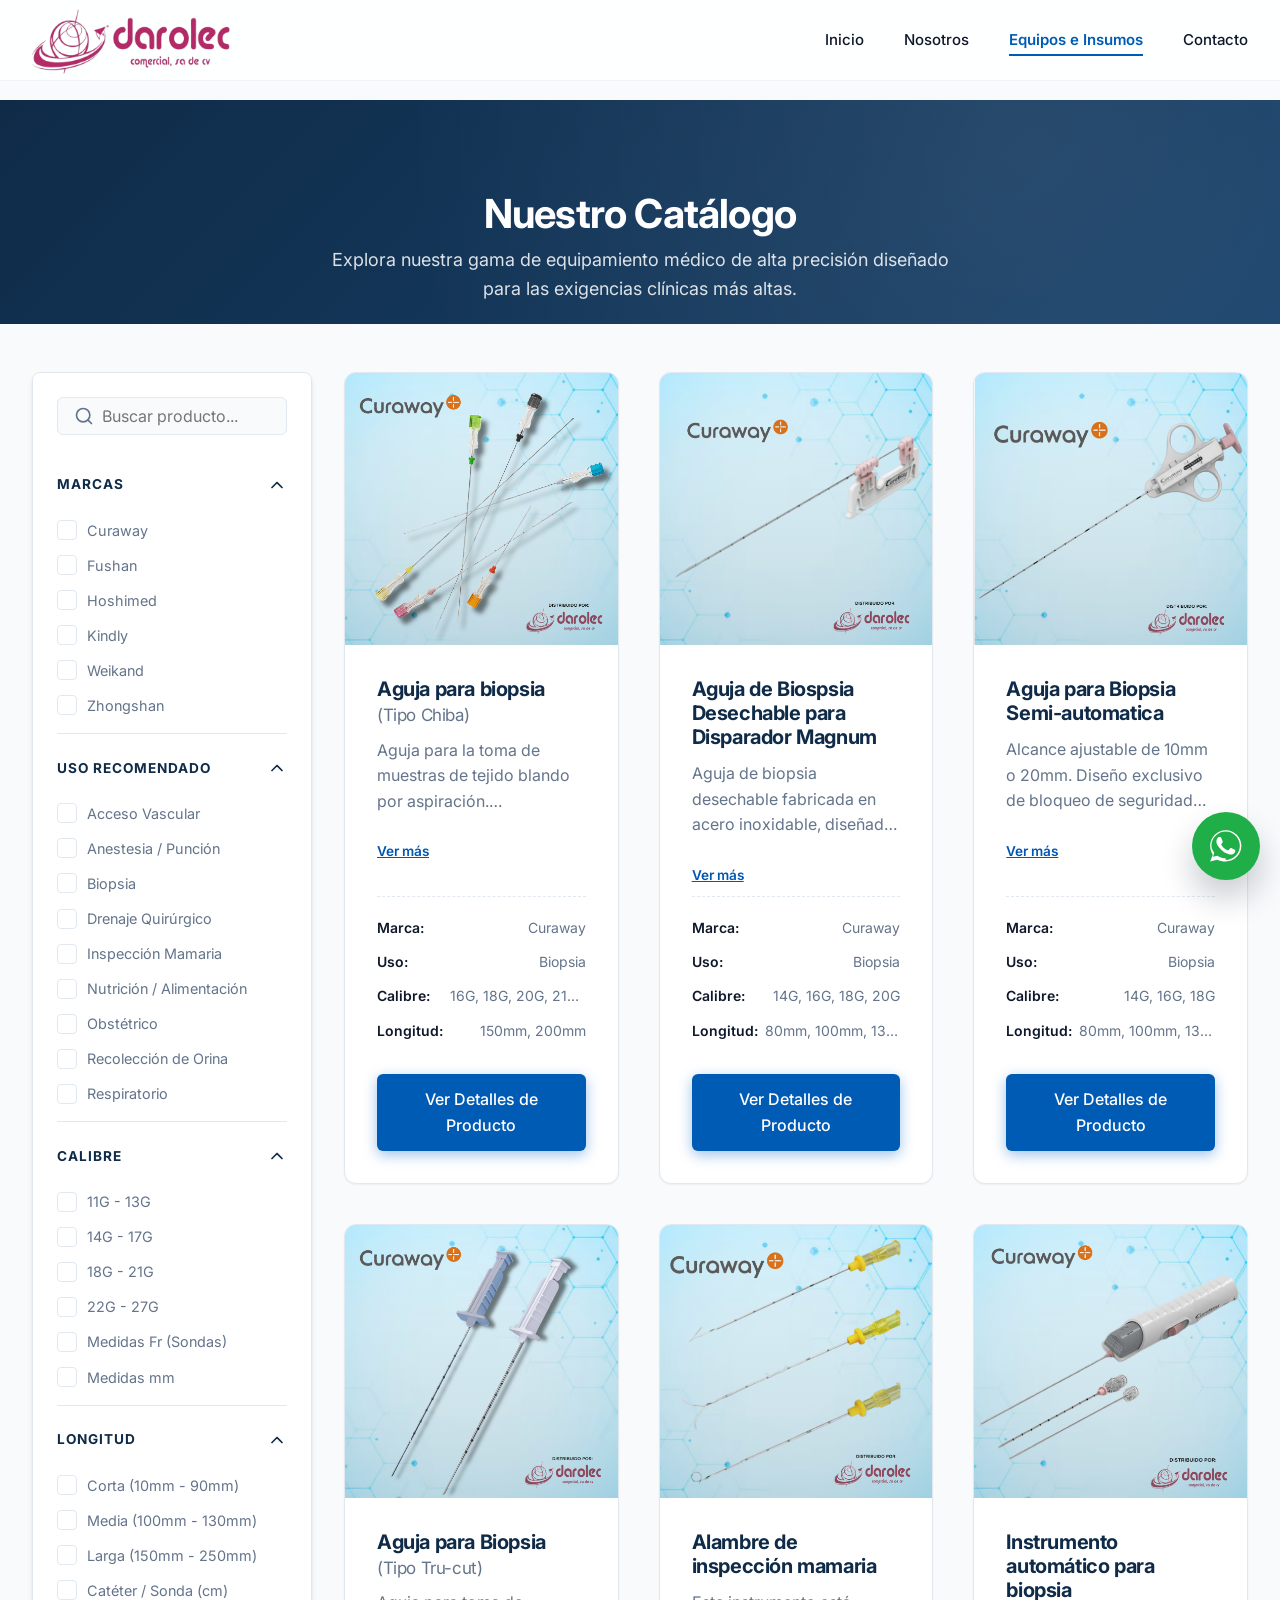
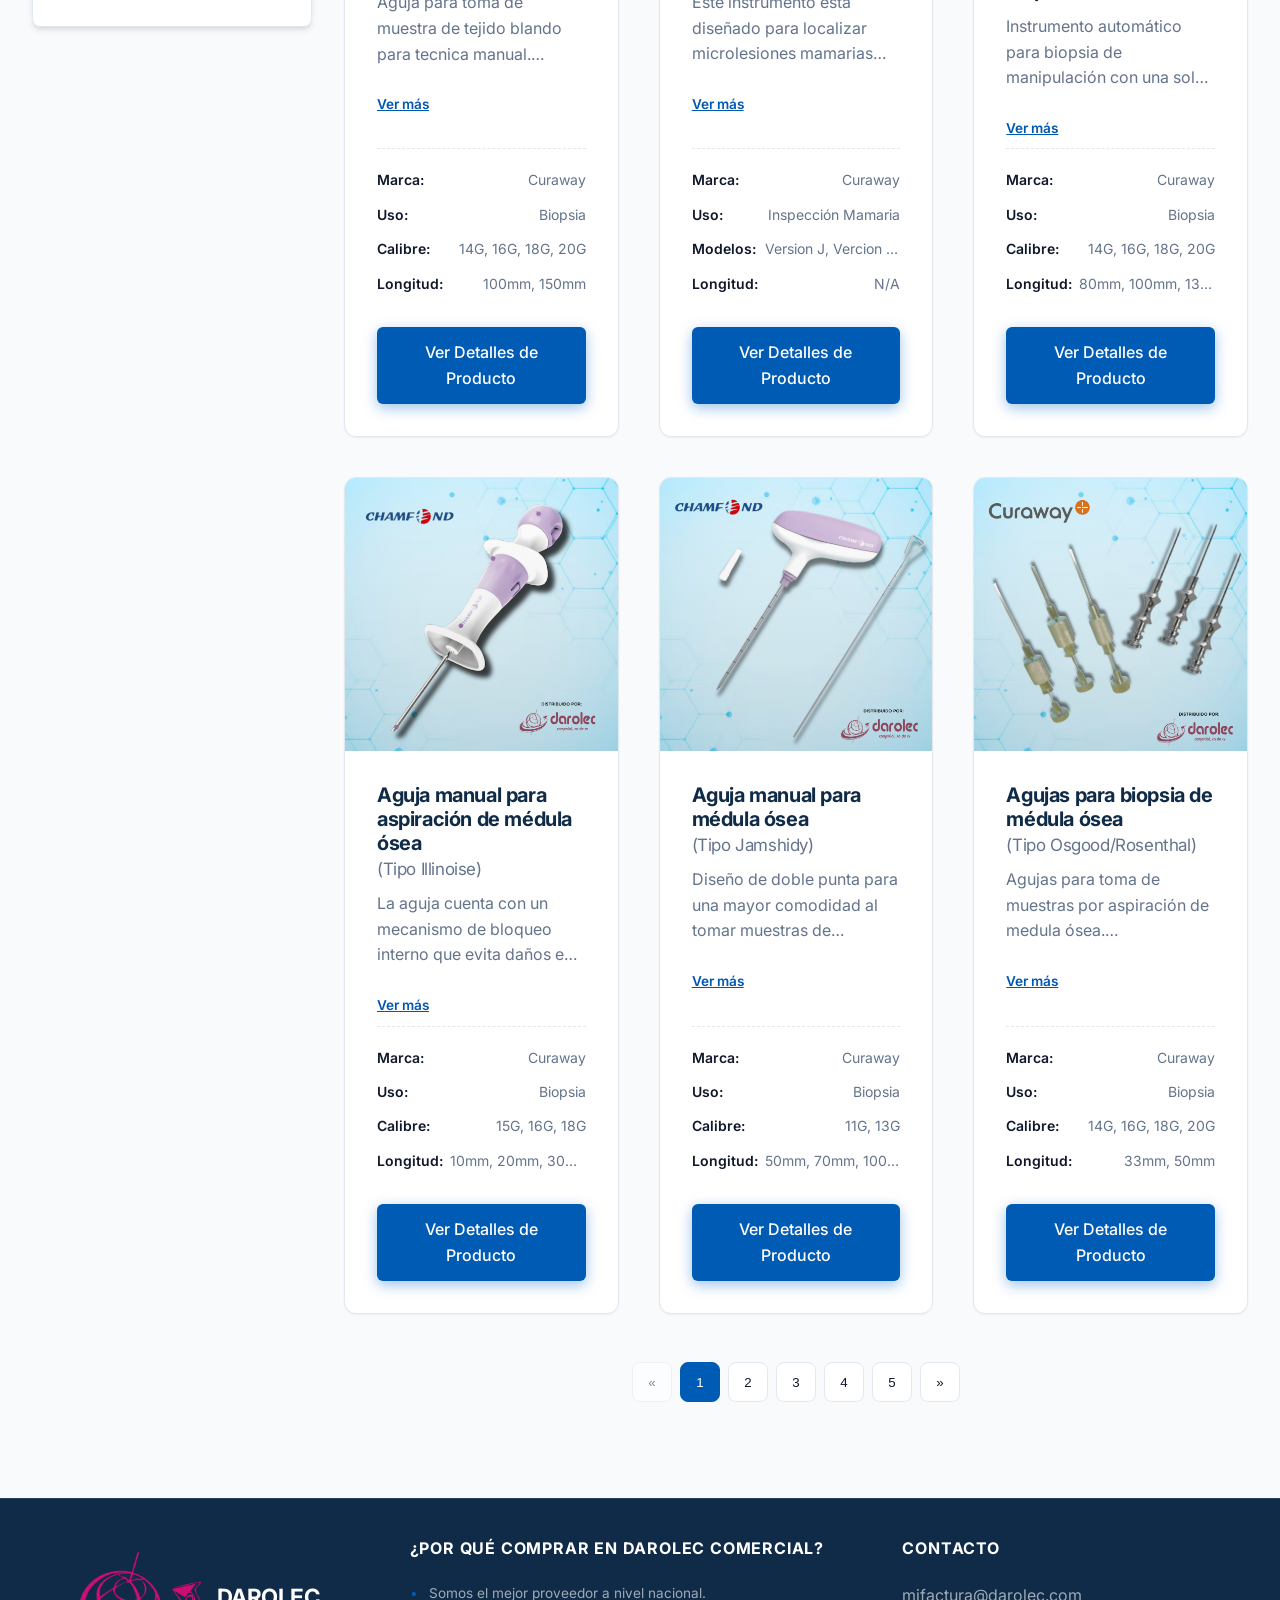
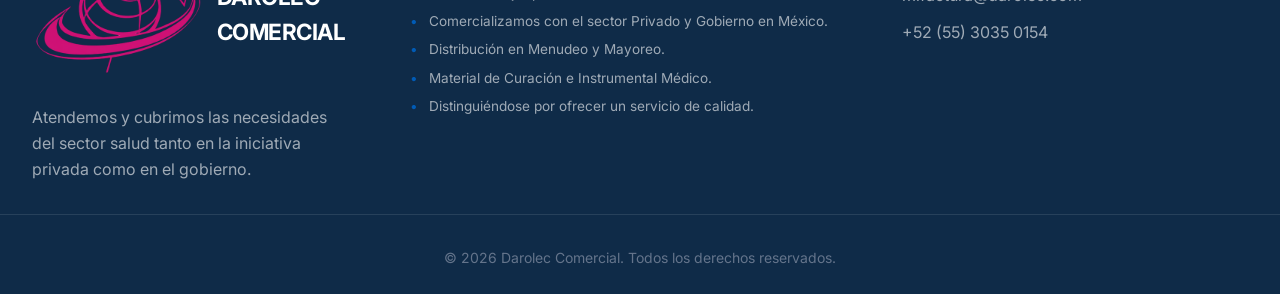
<file: productos.html>
<!DOCTYPE html>
<html lang="es">

<head>
    <meta charset="UTF-8">
    <meta name="viewport" content="width=device-width, initial-scale=1.0">
    <meta name="referrer" content="strict-origin-when-cross-origin">
    <title>Catálogo de Productos - Darolec Comercial</title>
    <meta name="description"
        content="Catálogo completo de insumos y equipos médicos profesionales para redes hospitalarias y clínicas.">
    <!-- Google Fonts & Preloads -->
    <link rel="preconnect" href="https://fonts.googleapis.com">
    <link rel="preconnect" href="https://fonts.gstatic.com" crossorigin>
    <link rel="dns-prefetch" href="https://fonts.googleapis.com">
    <link rel="preload" href="css/styles.css" as="style" onload="this.rel='stylesheet'">
    <link rel="preload" href="assets/logos/logolargosinfondo.png" as="image" fetchpriority="high">
    <link href="https://fonts.googleapis.com/css2?family=Inter:wght@300;400;500;600;700&display=swap" rel="stylesheet">

    <noscript><link rel="stylesheet" href="css/styles.css"></noscript>
</head>

<body>
    <!-- Navbar -->
    <a class="skip-link" href="#main">Saltar al contenido</a>
    <noscript><div class="noscript-warning">Activa JavaScript para ver el catálogo correctamente. Si necesitas ayuda, contáctanos directamente.</div></noscript>
    <header class="navbar" id="navbar">
        <div class="container navbar-container">
            <a href="index.html" class="logo">
                <img src="assets/logos/logolargosinfondo.png" alt="Darolec Comercial Logo Largo"
                    fetchpriority="high">
            </a>
            <nav class="nav-links" id="primary-navigation" aria-label="Menú principal">
                <a href="index.html#home">Inicio</a>
                <a href="nosotros.html">Nosotros</a>
                <a href="productos.html" class="active-link" aria-current="page">Equipos e Insumos</a>
                <a href="corporativa.html">Contacto</a>
            </nav>
            <button class="mobile-menu-btn" aria-label="Abrir menú" aria-controls="primary-navigation" aria-expanded="false" id="mobile-menu-btn">
                <span></span>
                <span></span>
                <span></span>
            </button>
        </div>
    </header>

    <main id="main">
        <!-- Page Header -->
        <section class="page-header">
            <div class="container">
                <h1>Nuestro Catálogo</h1>
                <p>Explora nuestra gama de equipamiento médico de alta precisión diseñado para las exigencias clínicas
                    más altas.</p>
            </div>
        </section>

        <!-- Product Details -->
        <section class="products">
            <div class="container products-layout">
                <!-- Left Sidebar Filters -->
                <aside class="sidebar-filters">
                    <div class="filter-search-container search-container">
                        <label class="sr-only" for="searchInput">Buscar producto</label>
                        <svg class="search-icon" width="20" height="20" viewBox="0 0 24 24" fill="none"
                            stroke="currentColor" stroke-width="2" stroke-linecap="round" stroke-linejoin="round">
                            <circle cx="11" cy="11" r="8"></circle>
                            <line x1="21" y1="21" x2="16.65" y2="16.65"></line>
                        </svg>
                        <input type="text" id="searchInput" class="search-input" placeholder="Buscar producto...">
                    </div>

                    <div class="filter-section">
                        <div class="filter-header">
                            <h3>MARCAS</h3>
                            <svg width="20" height="20" viewBox="0 0 24 24" fill="none" stroke="currentColor"
                                stroke-width="2" stroke-linecap="round" stroke-linejoin="round" class="chevron">
                                <polyline points="18 15 12 9 6 15"></polyline>
                            </svg>
                        </div>
                        <div class="filter-content" id="filterMarca">
                            <label class="custom-checkbox"><input type="checkbox" value="Curaway"
                                    class="filter-checkbox marca-cb"> <span class="checkmark"></span> Curaway</label>
                            <label class="custom-checkbox"><input type="checkbox" value="Fushan"
                                    class="filter-checkbox marca-cb"> <span class="checkmark"></span> Fushan</label>
                            <label class="custom-checkbox"><input type="checkbox" value="Hoshimed"
                                    class="filter-checkbox marca-cb"> <span class="checkmark"></span> Hoshimed</label>
                            <label class="custom-checkbox"><input type="checkbox" value="Kindly"
                                    class="filter-checkbox marca-cb"> <span class="checkmark"></span> Kindly</label>
                            <label class="custom-checkbox"><input type="checkbox" value="Weikand"
                                    class="filter-checkbox marca-cb"> <span class="checkmark"></span> Weikand</label>
                            <label class="custom-checkbox"><input type="checkbox" value="Zhongshan"
                                    class="filter-checkbox marca-cb"> <span class="checkmark"></span> Zhongshan</label>
                        </div>
                    </div>

                    <div class="filter-section">
                        <div class="filter-header">
                            <h3>USO RECOMENDADO</h3>
                            <svg width="20" height="20" viewBox="0 0 24 24" fill="none" stroke="currentColor"
                                stroke-width="2" stroke-linecap="round" stroke-linejoin="round" class="chevron">
                                <polyline points="18 15 12 9 6 15"></polyline>
                            </svg>
                        </div>
                        <div class="filter-content" id="filterUso">
                            <label class="custom-checkbox"><input type="checkbox" value="Acceso vascular"
                                    class="filter-checkbox uso-cb"> <span class="checkmark"></span> Acceso
                                Vascular</label>
                            <label class="custom-checkbox"><input type="checkbox" value="Anestesia"
                                    class="filter-checkbox uso-cb"> <span class="checkmark"></span> Anestesia /
                                Punción</label>
                            <label class="custom-checkbox"><input type="checkbox" value="Biopsia"
                                    class="filter-checkbox uso-cb"> <span class="checkmark"></span> Biopsia</label>
                            <label class="custom-checkbox"><input type="checkbox" value="Drenaje"
                                    class="filter-checkbox uso-cb"> <span class="checkmark"></span> Drenaje
                                Quirúrgico</label>
                            <label class="custom-checkbox"><input type="checkbox" value="Inspección Mamaria"
                                    class="filter-checkbox uso-cb"> <span class="checkmark"></span> Inspección
                                Mamaria</label>
                            <label class="custom-checkbox"><input type="checkbox" value="Nutrición"
                                    class="filter-checkbox uso-cb"> <span class="checkmark"></span> Nutrición /
                                Alimentación</label>
                            <label class="custom-checkbox"><input type="checkbox" value="Obstétrico"
                                    class="filter-checkbox uso-cb"> <span class="checkmark"></span> Obstétrico</label>
                            <label class="custom-checkbox"><input type="checkbox" value="Recolección"
                                    class="filter-checkbox uso-cb"> <span class="checkmark"></span> Recolección de
                                Orina</label>
                            <label class="custom-checkbox"><input type="checkbox" value="Respiratorio"
                                    class="filter-checkbox uso-cb"> <span class="checkmark"></span> Respiratorio</label>
                        </div>
                    </div>

                    <div class="filter-section">
                        <div class="filter-header">
                            <h3>CALIBRE</h3>
                            <svg width="20" height="20" viewBox="0 0 24 24" fill="none" stroke="currentColor"
                                stroke-width="2" stroke-linecap="round" stroke-linejoin="round" class="chevron">
                                <polyline points="18 15 12 9 6 15"></polyline>
                            </svg>
                        </div>
                        <div class="filter-content" id="filterCalibre">
                            <label class="custom-checkbox"><input type="checkbox" value="11G"
                                    class="filter-checkbox calibre-cb"> <span class="checkmark"></span> 11G -
                                13G</label>
                            <label class="custom-checkbox"><input type="checkbox" value="14G"
                                    class="filter-checkbox calibre-cb"> <span class="checkmark"></span> 14G -
                                17G</label>
                            <label class="custom-checkbox"><input type="checkbox" value="18G"
                                    class="filter-checkbox calibre-cb"> <span class="checkmark"></span> 18G -
                                21G</label>
                            <label class="custom-checkbox"><input type="checkbox" value="22G"
                                    class="filter-checkbox calibre-cb"> <span class="checkmark"></span> 22G -
                                27G</label>
                            <label class="custom-checkbox"><input type="checkbox" value="fr"
                                    class="filter-checkbox calibre-cb"> <span class="checkmark"></span> Medidas Fr
                                (Sondas)</label>
                            <label class="custom-checkbox"><input type="checkbox" value="mm"
                                    class="filter-checkbox calibre-cb"> <span class="checkmark"></span> Medidas
                                mm</label>
                        </div>
                    </div>

                    <div class="filter-section">
                        <div class="filter-header">
                            <h3>LONGITUD</h3>
                            <svg width="20" height="20" viewBox="0 0 24 24" fill="none" stroke="currentColor"
                                stroke-width="2" stroke-linecap="round" stroke-linejoin="round" class="chevron">
                                <polyline points="18 15 12 9 6 15"></polyline>
                            </svg>
                        </div>
                        <div class="filter-content" id="filterLongitud">
                            <label class="custom-checkbox"><input type="checkbox" value="Corta"
                                    class="filter-checkbox longitud-cb"> <span class="checkmark"></span> Corta (10mm -
                                90mm)</label>
                            <label class="custom-checkbox"><input type="checkbox" value="Media"
                                    class="filter-checkbox longitud-cb"> <span class="checkmark"></span> Media (100mm -
                                130mm)</label>
                            <label class="custom-checkbox"><input type="checkbox" value="Larga"
                                    class="filter-checkbox longitud-cb"> <span class="checkmark"></span> Larga (150mm -
                                250mm)</label>
                            <label class="custom-checkbox"><input type="checkbox" value="Cateter"
                                    class="filter-checkbox longitud-cb"> <span class="checkmark"></span> Catéter / Sonda
                                (cm)</label>
                        </div>
                    </div>
                </aside>

                <div class="products-main">
                    <div class="product-grid" id="productGrid">
                        <!-- Products will be injected here via JavaScript -->
                    </div>

                    <!-- Pagination Controls -->
                    <div class="pagination" id="pagination">
                        <!-- Pagination buttons will be injected here via JavaScript -->
                    </div>
                </div>
            </div>
        </section>
    </main>

    <!-- Footer -->
    <footer class="footer">
        <div class="container footer-container">
            <div class="footer-brand">
                <div class="logo">
                    <img src="assets/logos/logo pequeño sinfondo.png" alt="Darolec Comercial Logo" loading="lazy">
                    <span class="logo-wordmark">Darolec <span>Comercial</span></span>
                </div>
                <p>Atendemos y cubrimos las necesidades del sector salud tanto en la iniciativa privada como en el
                    gobierno.</p>
            </div>
            <div class="footer-links">
                <h4>¿Por qué comprar en Darolec Comercial?</h4>
                <ul>
                    <li><span>•</span> Somos el mejor proveedor a nivel nacional.</li>
                    <li><span>•</span> Comercializamos con el sector Privado y Gobierno en México.</li>
                    <li><span>•</span> Distribución en Menudeo y Mayoreo.</li>
                    <li><span>•</span> Material de Curación e Instrumental Médico.</li>
                    <li><span>•</span> Distinguiéndose por ofrecer un servicio de calidad.</li>
                </ul>
            </div>
            <div class="footer-contact">
                <h4>Contacto</h4>
                <p>mifactura@darolec.com</p>
                <p>+52 (55) 3035 0154</p>
            </div>
        </div>
        <div class="footer-bottom">
            <p>&copy; 2026 Darolec Comercial. Todos los derechos reservados.</p>
        </div>
    </footer>
    <script src="js/data.js" defer></script>
    <script src="js/productos.js" defer></script>
    <script src="js/main.js" defer></script>

    <a href="https://wa.me/525530350154?text=Hola%20Darolec%20Comercial%2C%20quiero%20una%20cotizaci%C3%B3n%20directa." class="whatsapp-float-btn" target="_blank" rel="noreferrer noopener" aria-label="Cotiza por WhatsApp">
        <svg width="24" height="24" viewBox="0 0 24 24" fill="currentColor" aria-hidden="true">
            <path d="M17.472 14.382c-.297-.149-1.758-.867-2.03-.967-.273-.099-.472-.149-.672.149-.198.297-.768.967-.942 1.166-.173.198-.347.223-.645.074-.297-.149-1.255-.462-2.39-1.475-.883-.788-1.48-1.761-1.653-2.059-.173-.297-.018-.458.13-.606.134-.133.297-.347.446-.52.149-.173.198-.297.298-.497.099-.198.05-.372-.025-.521-.074-.149-.672-1.612-.921-2.206-.242-.579-.487-.5-.672-.51-.173-.008-.372-.01-.57-.01-.198 0-.52.074-.792.372s-1.04 1.016-1.04 2.479 1.065 2.876 1.213 3.074c.149.198 2.095 3.2 5.077 4.487.71.307 1.262.49 1.693.626.712.226 1.36.194 1.872.118.571-.085 1.758-.719 2.01-1.413.248-.694.248-1.29.173-1.414-.074-.124-.273-.198-.57-.347z" />
            <path d="M12 2.04C6.5 2.04 2.04 6.5 2.04 12c0 2.12.62 4.08 1.68 5.75L2 22l4.43-1.16C8.04 21.44 9.98 22 12 22c5.5 0 9.96-4.46 9.96-9.96S17.5 2.04 12 2.04zM12 20.02c-1.86 0-3.6-.5-5.12-1.45l-.36-.21-2.63.69.7-2.56-.24-.41C3.23 14.45 2.84 13.26 2.84 12c0-4.99 4.07-9.06 9.06-9.06s9.06 4.07 9.06 9.06-4.07 9.06-9.06 9.06z" />
        </svg>
        <span>Cotiza por WhatsApp</span>
    </a>
</body>

</html>
</file>
<file: css/styles.css>
/* Variables Generales */
:root {
  /* Premium Medical Blue Palette */
  --primary: #0f2b48;
  --primary-light: #18426b;
  --accent: #005bb5;
  /* Darkened from #0066cc */
  --accent-hover: #00458a;
  /* Darkened from #0052a3 */
  --accent-glow: rgba(0, 91, 181, 0.4);

  /* Neutral Slate */
  --bg-color: #f8fafc;
  --surface: #ffffff;
  --text-main: #0f172a;
  --text-muted: #64748b;
  --border: #e2e8f0;

  /* Functional */
  --success: #10b981;
  --trust: #0ea5e9;

  /* Typography */
  --font-sans: 'Inter', system-ui, -apple-system, sans-serif;
  font-display: swap;

  /* Shadows */
  --shadow-sm: 0 1px 2px 0 rgba(0, 0, 0, 0.05);
  --shadow-md: 0 4px 6px -1px rgba(0, 0, 0, 0.1), 0 2px 4px -1px rgba(0, 0, 0, 0.06);
  --shadow-lg: 0 10px 15px -3px rgba(0, 0, 0, 0.1), 0 4px 6px -2px rgba(0, 0, 0, 0.05);
  --shadow-glow: 0 0 20px var(--accent-glow);

  /* Transitions */
  --transition-fast: 0.2s cubic-bezier(0.4, 0, 0.2, 1);
  --transition-smooth: 0.4s cubic-bezier(0.4, 0, 0.2, 1);
}

* {
  box-sizing: border-box;
  margin: 0;
  padding: 0;
}

/* Skip link (accessibility) */
.skip-link {
  position: absolute;
  left: -9999px;
  top: auto;
  width: 1px;
  height: 1px;
  overflow: hidden;
}
.skip-link:focus {
  left: 1rem;
  top: 1rem;
  width: auto;
  height: auto;
  padding: 0.5rem 1rem;
  background: var(--accent);
  color: #fff;
  z-index: 2000;
  border-radius: 4px;
  text-decoration: none;
}

.sr-only {
  position: absolute;
  width: 1px;
  height: 1px;
  padding: 0;
  margin: -1px;
  overflow: hidden;
  clip: rect(0, 0, 0, 0);
  white-space: nowrap;
  border: 0;
}

/* Noscript warning style (moved from inline) */
.noscript-warning {
  background: #fff3cd;
  color: #664d03;
  padding: 1rem;
  text-align: center;
  border: 1px solid #ffeeba;
}

/* Placeholder icon default (hidden) and centering when shown) */
.placeholder-icon {
  display: none;
  align-items: center;
  justify-content: center;
  width: 100%;
  height: 100%;
  color: var(--text-muted);
  opacity: 0.5;
}

/* Gallery nav buttons hidden by default; JS will set display when needed */
.gallery-nav {
  display: none;
}

/* Remove inline margin usage between consecutive info-items */
.info-item + .info-item {
  margin-top: 1.5rem;
}

/* Product badges container tweaks to avoid inline margin */
.product-badges-container .product-badge {
  margin-bottom: 0;
}
html {
  scroll-behavior: smooth;
  font-size: 16px;
}

@media (max-width: 992px) {
  html {
    font-size: 15px;
  }
}

@media (max-width: 480px) {
  html {
    font-size: 14px;
  }
}

body {
  font-family: var(--font-sans);
  background-color: var(--bg-color);
  color: var(--text-main);
  line-height: 1.6;
  -webkit-font-smoothing: antialiased;
  -moz-osx-font-smoothing: grayscale;
}

main {
  padding-top: 100px;
  min-height: calc(100vh - 100px);
}

/* Layout */
.container {
  width: 100%;
  max-width: 1280px;
  margin: 0 auto;
  padding: 0 2rem;
}

/* Typography elements */
h1,
h2,
h3,
h4 {
  color: var(--primary);
  line-height: 1.2;
  font-weight: 700;
  letter-spacing: -0.02em;
}

p {
  color: var(--text-muted);
}

a {
  text-decoration: none;
  color: inherit;
}

/* Navbar */
.navbar {
  position: fixed;
  top: 0;
  width: 100%;
  z-index: 1000;
  background: rgba(255, 255, 255, 0.85);
  backdrop-filter: blur(12px);
  -webkit-backdrop-filter: blur(12px);
  border-bottom: 1px solid rgba(226, 232, 240, 0.5);
  transition: var(--transition-smooth);
}

.navbar.scrolled {
  background: rgba(255, 255, 255, 0.98);
  box-shadow: var(--shadow-sm);
  padding: 0.5rem 0;
}

.navbar-container {
  display: flex;
  justify-content: space-between;
  align-items: center;
  height: 80px;
  transition: height var(--transition-smooth);
}

.navbar.scrolled .navbar-container {
  height: 64px;
}

.logo {
  font-size: 1.25rem;
  font-weight: 700;
  color: var(--primary);
  display: flex;
  align-items: center;
  gap: 1rem;
}

.logo img {
  height: 150px;
  width: auto;
  object-fit: contain;
  filter: none;
}

.logo-wordmark {
  font-weight: 700;
  letter-spacing: -0.5px;
  text-transform: uppercase;
  font-size: 1.4rem;
}

.logo-wordmark span {
  font-weight: inherit;
  letter-spacing: inherit;
}

.nav-links {
  display: flex;
  align-items: center;
  gap: 2.5rem;
}

.nav-links a:not(.btn) {
  font-weight: 500;
  color: var(--text-main);
  font-size: 0.9375rem;
  transition: color var(--transition-fast);
  position: relative;
}

.nav-links a:not(.btn):hover {
  color: var(--accent);
}

.nav-links a:not(.btn)::after {
  content: '';
  position: absolute;
  bottom: -4px;
  left: 0;
  width: 0;
  height: 2px;
  background-color: var(--accent);
  transition: width var(--transition-fast);
}

.nav-links a:not(.btn):hover::after {
  width: 100%;
}

.mobile-menu-btn {
  display: none;
  background: none;
  border: none;
  cursor: pointer;
  flex-direction: column;
  gap: 5px;
}

.mobile-menu-btn span {
  width: 24px;
  height: 2px;
  background-color: var(--primary);
  transition: var(--transition-fast);
}

/* Buttons */
.btn {
  display: inline-flex;
  align-items: center;
  justify-content: center;
  padding: 0.75rem 1.5rem;
  font-weight: 500;
  border-radius: 6px;
  transition: all var(--transition-fast);
  cursor: pointer;
  text-align: center;
}

.btn-primary {
  background-color: var(--accent);
  color: #fff;
  border: 1px solid transparent;
  box-shadow: 0 4px 14px 0 rgba(0, 102, 204, 0.39);
}

.btn-primary:hover {
  background-color: var(--accent-hover);
  transform: translateY(-1px);
  box-shadow: 0 6px 20px rgba(0, 102, 204, 0.23);
  color: #fff;
}

.btn-outline {
  background-color: transparent;
  color: var(--surface);
  border: 1px solid rgba(255, 255, 255, 0.6);
}

.btn-outline:hover {
  background-color: rgba(255, 255, 255, 0.1);
  border-color: #fff;
  color: #fff;
}

.btn-sm {
  padding: 0.5rem 1rem;
  font-size: 0.875rem;
}

.btn-lg {
  padding: 0.875rem 2rem;
  font-size: 1.125rem;
}

.btn-block {
  width: 100%;
}

.btn-link {
  color: var(--accent);
  font-weight: 500;
  display: inline-flex;
  align-items: center;
  gap: 0.5rem;
  transition: gap var(--transition-fast);
}

.btn-link:hover {
  gap: 0.75rem;
  color: var(--accent-hover);
}

.whatsapp-float-btn {
  position: fixed;
  right: 1.25rem;
  bottom: 1.25rem;
  z-index: 1200;
  display: inline-flex;
  align-items: center;
  justify-content: center;
  gap: 0;
  width: 68px;
  min-width: 68px;
  height: 68px;
  padding: 0;
  background-color: #1fae48;
  color: #ffffff;
  border: none;
  border-radius: 999px;
  box-shadow: 0 18px 32px rgba(15, 23, 42, 0.22);
  font-weight: 700;
  text-decoration: none;
  transition: width var(--transition-smooth), transform var(--transition-smooth), box-shadow var(--transition-smooth), background-color var(--transition-smooth), color var(--transition-smooth);
  overflow: hidden;
}

.whatsapp-float-btn:hover {
  width: auto;
  padding: 0 1rem;
  background-color: #158f3a;
  color: #ffffff;
  box-shadow: 0 20px 44px rgba(15, 23, 42, 0.28);
  transform: translateY(-2px);
}

.whatsapp-float-btn span {
  display: inline-block;
  max-width: 0;
  opacity: 0;
  overflow: hidden;
  white-space: nowrap;
  transition: max-width var(--transition-smooth), opacity var(--transition-smooth), transform var(--transition-smooth);
  transform: translateX(-4px);
}

.whatsapp-float-btn:hover span {
  max-width: 220px;
  opacity: 1;
  transform: translateX(0);
}

.whatsapp-float-btn svg {
  width: 2.35rem;
  height: 2.35rem;
  fill: currentColor;
  flex-shrink: 0;
}

@media (max-width: 640px) {
  .whatsapp-float-btn {
    right: 0.85rem;
    bottom: 0.85rem;
    width: 52px;
    min-width: 52px;
    height: 52px;
    padding: 0.75rem;
    font-size: 0.95rem;
  }

  .whatsapp-float-btn:hover {
    padding: 0.75rem 0.95rem;
  }
}

/* Hero Section */
.hero {
  position: relative;
  min-height: 100vh;
  display: flex;
  align-items: center;
  padding-top: 140px;
  padding-bottom: 80px;
  overflow: hidden;
}

.hero-bg {
  position: absolute;
  top: 0;
  left: 0;
  width: 100%;
  height: 100%;
  background-color: var(--primary);
  background-image: url('../assets/hero_bg.png');
  background-size: cover;
  background-position: center;
  z-index: -2;
}

.hero-overlay {
  position: absolute;
  top: 0;
  left: 0;
  width: 100%;
  height: 100%;
  background: linear-gradient(90deg, var(--primary) 0%, rgba(15, 43, 72, 0.85) 50%, rgba(15, 43, 72, 0.4) 100%);
  z-index: -1;
}

.hero-container {
  display: flex;
  justify-content: space-between;
  align-items: center;
  gap: 4rem;
  flex-wrap: wrap;
}

/* Hero Split Layout */
.hero-text-and-search {
  flex: 1;
  min-width: 280px;
  width: 100%;
  max-width: 450px;
  z-index: 2;
  color: #fff;
  padding-right: 0;
}

.hero-cards-container {
  flex: 1.5;
  min-width: 320px;
  max-width: 900px;
  z-index: 2;
}

.hero-main-title {
  color: #fff;
  font-size: 3.5rem;
  margin-bottom: 1.5rem;
  font-weight: 800;
  line-height: 1.1;
  text-shadow: 0 4px 20px rgba(0, 0, 0, 0.3);
}

.hero-subtitle {
  color: rgba(255, 255, 255, 0.9);
  font-size: 1.15rem;
  margin-bottom: 3rem;
  line-height: 1.6;
  font-weight: 400;
}

/* Glassmorphism Search Bar */
.search-glass-container {
  display: flex;
  align-items: center;
  background: rgba(255, 255, 255, 0.1);
  backdrop-filter: blur(16px);
  -webkit-backdrop-filter: blur(16px);
  border: 1px solid rgba(255, 255, 255, 0.2);
  border-radius: 50px;
  padding: 8px 10px 8px 24px;
  box-shadow: 0 10px 30px rgba(0, 0, 0, 0.2);
  transition: all var(--transition-smooth);
  max-width: 550px;
  margin: 0 auto;
}

.search-glass-container:focus-within {
  background: rgba(255, 255, 255, 0.15);
  border-color: rgba(255, 255, 255, 0.4);
  box-shadow: 0 15px 40px rgba(0, 0, 0, 0.3), 0 0 20px rgba(0, 163, 255, 0.3);
}

.search-glass-input {
  flex: 1;
  background: transparent;
  border: none;
  color: #fff;
  font-size: 1.05rem;
  outline: none;
}

.search-glass-input::placeholder {
  color: rgba(255, 255, 255, 0.6);
}

.search-glass-btn {
  background: var(--accent);
  color: #fff;
  border: none;
  width: 46px;
  height: 46px;
  border-radius: 50%;
  display: flex;
  justify-content: center;
  align-items: center;
  cursor: pointer;
  transition: all var(--transition-fast);
  box-shadow: 0 4px 15px rgba(0, 91, 181, 0.5);
}

.search-glass-btn:hover {
  background: var(--accent-hover);
  transform: scale(1.05);
}

/* Hero Interactive Columns Gallery */
.hero-animated-gallery {
  flex: 1;
  min-width: 320px;
  width: 100%;
  max-width: 1150px;
  display: flex;
  justify-content: center;
  align-items: center;
}

.hero-interactive-columns {
  width: 100%;
  display: grid;
  grid-template-columns: repeat(4, 1fr);
  gap: 1rem;
  padding: 1.6rem;
  background: rgba(255, 255, 255, 0.08);
  border: 1px solid rgba(255, 255, 255, 0.14);
  border-radius: 28px;
  box-shadow: 0 30px 70px rgba(0, 0, 0, 0.15);
  backdrop-filter: blur(20px);
}

.hero-column-card {
  display: flex;
  flex-direction: column;
  text-decoration: none;
  border-radius: 20px;
  overflow: hidden;
  background: rgba(255, 255, 255, 0.06);
  border: 1px solid rgba(255, 255, 255, 0.12);
  transition: all 0.4s cubic-bezier(0.34, 1.56, 0.64, 1);
  cursor: pointer;
  position: relative;
  height: 100%;
  min-height: 320px;
}

.hero-column-header {
  padding: 1.3rem 0.9rem;
  background: rgba(255, 255, 255, 0.08);
  border-bottom: 1px solid rgba(255, 255, 255, 0.1);
  display: flex;
  align-items: center;
  justify-content: center;
  text-align: center;
  flex-shrink: 0;
  height: 80px;
}

.hero-column-brand {
  font-size: 0.9rem;
  font-weight: 800;
  text-transform: uppercase;
  letter-spacing: 0.16em;
  writing-mode: vertical-rl;
  transform: rotate(180deg);
  padding: 0.8rem;
  display: block;
  line-height: 1.4;
}

.hero-column-content {
  flex: 1;
  display: flex;
  align-items: center;
  justify-content: center;
  overflow: hidden;
  background: linear-gradient(135deg, rgba(0, 0, 0, 0.1) 0%, rgba(0, 0, 0, 0.05) 100%);
  opacity: 0;
  transform: scale(0.9);
  transition: opacity 0.4s ease, transform 0.4s ease;
}

.hero-column-content img {
  width: 85%;
  height: auto;
  max-height: 200px;
  object-fit: contain;
}

.hero-column-footer {
  padding: 1rem 0.9rem;
  text-align: center;
  border-top: 1px solid rgba(255, 255, 255, 0.1);
  background: rgba(255, 255, 255, 0.04);
  flex-shrink: 0;
}

.hero-column-footer h3 {
  margin: 0;
  font-size: 0.9rem;
  line-height: 1.3;
  color: #fff;
  font-weight: 700;
  opacity: 1;
  transition: opacity 0.4s ease;
}

.hero-column-card:hover {
  background: rgba(255, 255, 255, 0.12);
  border-color: rgba(255, 255, 255, 0.26);
  box-shadow: 0 16px 40px rgba(0, 0, 0, 0.2);
  transform: translateY(-4px);
}

.hero-column-card:hover .hero-column-content {
  opacity: 1;
  transform: scale(1);
}

.hero-column-card:hover .hero-column-footer h3 {
  opacity: 0.9;
}

.curaway-tag {
  color: #fee2e2;
}

.fushan-tag {
  color: #d1fae5;
}

.zhongshan-tag {
  color: #bfdbfe;
}

.kindly-tag {
  color: #ddd6fe;
}

.weikand-tag {
  color: #fce7f3;
}

@media (max-width: 1024px) {
  .hero-interactive-columns {
    grid-template-columns: repeat(4, 1fr);
    gap: 0.9rem;
    padding: 1.4rem;
  }

  .hero-column-card {
    min-height: 310px;
  }
}

@media (max-width: 768px) {
  .hero-interactive-columns {
    grid-template-columns: repeat(2, 1fr);
    gap: 0.8rem;
    padding: 1.2rem;
  }

  .hero-column-card {
    min-height: 290px;
  }

  .hero-column-header {
    height: 70px;
    padding: 1rem 0.8rem;
  }

  .hero-column-brand {
    font-size: 0.8rem;
  }

  .hero-column-footer {
    padding: 0.8rem;
  }

  .hero-column-footer h3 {
    font-size: 0.85rem;
  }
}

@media (max-width: 576px) {
  .hero-interactive-columns {
    grid-template-columns: 1fr;
    gap: 0.7rem;
    padding: 1rem;
  }

  .hero-column-card {
    min-height: 270px;
  }

  .hero-column-header {
    height: 60px;
    padding: 0.8rem;
  }

  .hero-column-brand {
    font-size: 0.75rem;
  }

  .hero-column-footer {
    padding: 0.7rem;
  }

  .hero-column-footer h3 {
    font-size: 0.8rem;
  }
}

@media (max-width: 992px) {
  .hero-container {
    flex-direction: column;
    text-align: center;
    gap: 3rem;
  }

  .hero-text-and-search {
    padding-right: 0;
    margin-top: 2rem;
    max-width: 100%;
  }

  .search-glass-container {
    max-width: 100%;
    width: 100%;
    margin: 0 auto;
  }
}

@media (max-width: 768px) {
  .hero-animated-gallery {
    transform: scale(0.85);
    height: 380px;
  }

  .hero-main-title {
    font-size: 2.8rem;
  }
}

@media (max-width: 576px) {
  .hero-animated-gallery {
    transform: scale(0.65);
    height: 300px;
    margin-top: -3rem;
  }

  .hero-main-title {
    font-size: 2.2rem;
    line-height: 1.2;
  }

  .hero-subtitle {
    font-size: 1rem;
    margin-bottom: 2rem;
  }

  .search-glass-input {
    font-size: 0.95rem;
  }
}



.hero-brands {
  display: grid;
  grid-template-columns: repeat(2, 1fr);
  gap: 1.5rem;
  flex: 1;
  max-width: 450px;
  min-width: 300px;
  animation: fadeUp 1s ease-out forwards;
  animation-delay: 0.2s;
  opacity: 0;
}

.brand-logo {
  display: flex;
  align-items: center;
  justify-content: center;
  background: rgba(10, 20, 35, 0.4);
  backdrop-filter: blur(8px);
  -webkit-backdrop-filter: blur(8px);
  border: 1px solid rgba(255, 255, 255, 0.1);
  border-radius: 12px;
  padding: 1.5rem;
  color: #fff;
  transition: all var(--transition-smooth);
}

.brand-logo:hover {
  background: rgba(10, 20, 35, 0.65);
  transform: translateY(-5px);
  border-color: rgba(255, 255, 255, 0.3);
  box-shadow: 0 10px 20px rgba(0, 0, 0, 0.2);
}

.brand-logo:hover .brand-svg text {
  fill: var(--accent);
  transition: fill 0.3s ease;
}

.brand-svg {
  width: 100%;
  max-width: 140px;
  height: auto;
}

.hero-content h1 {
  color: var(--surface);
  font-size: 3.5rem;
  margin-bottom: 1.5rem;
}

.hero-content p {
  color: rgba(255, 255, 255, 0.85);
  font-size: 1.125rem;
  margin-bottom: 2.5rem;
  font-weight: 300;
}

.badge {
  display: inline-block;
  background: rgba(255, 255, 255, 0.1);
  backdrop-filter: blur(4px);
  -webkit-backdrop-filter: blur(4px);
  border: 1px solid rgba(255, 255, 255, 0.2);
  padding: 0.5rem 1rem;
  border-radius: 100px;
  font-size: 0.875rem;
  font-weight: 500;
  margin-bottom: 1.5rem;
  text-transform: uppercase;
  letter-spacing: 0.05em;
  color: var(--trust);
}



/* Trust Bar */
.trust-bar {
  background-color: var(--surface);
  padding: 1.5rem 0;
  border-bottom: 1px solid var(--border);
  box-shadow: 0 4px 20px rgba(0, 0, 0, 0.03);
  position: relative;
  z-index: 10;
  transform: translateY(-50%);
  width: 90%;
  max-width: 1280px;
  margin: 0 auto;
  border-radius: 8px;
}

.trust-logos {
  display: flex;
  justify-content: space-between;
  align-items: center;
  flex-wrap: wrap;
  gap: 1rem;
}

.trust-item {
  display: flex;
  align-items: center;
  gap: 0.5rem;
  font-weight: 500;
  color: var(--primary);
  font-size: 0.9375rem;
}

.trust-item .check {
  display: inline-flex;
  align-items: center;
  justify-content: center;
  width: 20px;
  height: 20px;
  background-color: rgba(16, 185, 129, 0.1);
  color: var(--success);
  border-radius: 50%;
  font-size: 0.75rem;
}

/* Sections Common */
section {
  padding: 6rem 0;
}

.section-header {
  text-align: center;
  max-width: 700px;
  margin: 0 auto 4rem auto;
}

.section-header h2 {
  font-size: 2.5rem;
  margin-bottom: 1rem;
  position: relative;
  display: inline-block;
}

.section-header h2::after {
  content: '';
  position: absolute;
  bottom: -10px;
  left: 50%;
  transform: translateX(-50%);
  width: 60px;
  height: 3px;
  background-color: var(--accent);
  border-radius: 3px;
}

.section-header p {
  font-size: 1.125rem;
}

/* Products Grid */
.products {
  background-color: var(--bg-color);
  margin-top: -3rem;
}

.products-layout {
  display: grid;
  grid-template-columns: 280px 1fr;
  gap: 2rem;
  align-items: start;
}

/* Light Theme Sidebar Filters */
.sidebar-filters {
  background-color: var(--surface);
  border-radius: 8px;
  padding: 1.5rem;
  color: var(--text-main);
  box-shadow: var(--shadow-md);
  border: 1px solid var(--border);
  position: sticky;
  top: 100px;
}

@media (max-width: 992px) {
  .products-layout {
    grid-template-columns: 1fr;
  }

  .sidebar-filters {
    position: static;
    margin-bottom: 2rem;
  }
}

.sidebar-filters .search-container {
  background-color: var(--bg-color);
  border: 1px solid var(--border);
  border-radius: 6px;
  padding: 0.5rem 1rem;
  display: flex;
  align-items: center;
  gap: 0.5rem;
  margin-bottom: 2rem;
}

.sidebar-filters .search-input {
  background: transparent;
  border: none;
  color: var(--text-main);
  width: 100%;
  padding: 0;
  outline: none;
  box-shadow: none;
}

.sidebar-filters .search-icon {
  color: var(--text-muted);
  flex-shrink: 0;
  position: static;
  transform: none;
}

.filter-section {
  margin-bottom: 1rem;
  border-bottom: 1px solid var(--border);
  padding-bottom: 1rem;
}

.filter-section:last-child {
  border-bottom: none;
  margin-bottom: 0;
  padding-bottom: 0;
}

.filter-header {
  display: flex;
  justify-content: space-between;
  align-items: center;
  cursor: pointer;
  padding: 0.5rem 0;
}

.filter-header h3 {
  color: var(--primary);
  font-size: 0.85rem;
  font-weight: 700;
  letter-spacing: 1px;
  margin: 0;
}

.filter-header .chevron {
  transition: transform 0.3s ease;
  color: var(--primary);
}

.filter-section.collapsed .filter-header .chevron {
  transform: rotate(180deg);
}

.filter-content {
  margin-top: 1rem;
  display: flex;
  flex-direction: column;
  gap: 0.75rem;
  transition: max-height 0.3s ease, opacity 0.3s ease;
  max-height: 500px;
  overflow: hidden;
  opacity: 1;
}

.filter-section.collapsed .filter-content {
  max-height: 0;
  opacity: 0;
  margin-top: 0;
}

/* Custom Checkbox */
.custom-checkbox {
  display: flex;
  align-items: center;
  position: relative;
  padding-left: 30px;
  cursor: pointer;
  font-size: 0.9rem;
  color: var(--text-muted);
  user-select: none;
  transition: color 0.2s;
}

.custom-checkbox:hover {
  color: var(--text-main);
}

.custom-checkbox input {
  position: absolute;
  opacity: 0;
  cursor: pointer;
  height: 0;
  width: 0;
}

.checkmark {
  position: absolute;
  top: 50%;
  left: 0;
  transform: translateY(-50%);
  height: 20px;
  width: 20px;
  background-color: var(--surface);
  border: 1px solid var(--border);
  border-radius: 4px;
  transition: all 0.2s;
}

.custom-checkbox:hover input~.checkmark {
  background-color: var(--bg-color);
  border-color: #cbd5e1;
}

.custom-checkbox input:checked~.checkmark {
  background-color: var(--accent);
  border-color: var(--accent);
}

.checkmark:after {
  content: "";
  position: absolute;
  display: none;
}

.custom-checkbox input:checked~.checkmark:after {
  display: block;
}

.custom-checkbox .checkmark:after {
  left: 6px;
  top: 2px;
  width: 5px;
  height: 10px;
  border: solid #fff;
  border-width: 0 2px 2px 0;
  transform: rotate(45deg);
}

.products-main {
  flex: 1;
  min-width: 0;
  /* Prevents overflow in flex/grid */
}

.product-grid {
  display: grid;
  grid-template-columns: repeat(auto-fill, minmax(260px, 1fr));
  gap: 2.5rem;
}

.product-card {
  background: var(--surface);
  border-radius: 12px;
  overflow: hidden;
  box-shadow: var(--shadow-sm);
  transition: var(--transition-smooth);
  border: 1px solid var(--border);
  display: flex;
  flex-direction: column;
}

.product-card:hover {
  transform: translateY(-8px);
  box-shadow: var(--shadow-lg);
  border-color: rgba(37, 99, 235, 0.2);
}

.product-image {
  aspect-ratio: 1 / 1;
  background-color: #f1f5f9;
  position: relative;
  overflow: hidden;
  display: flex;
  align-items: center;
  justify-content: center;
}

.product-image img {
  width: 100%;
  height: 100%;
  object-fit: contain;
  padding: 0;
  transition: transform 0.6s ease;
}

.product-card:hover .product-image img {
  transform: scale(1.05);
}

.image-overlay {
  position: absolute;
  top: 0;
  left: 0;
  width: 100%;
  height: 100%;
  background: linear-gradient(to top, rgba(0, 0, 0, 0.1), transparent);
}

.placeholder-icon {
  color: var(--text-muted);
  opacity: 0.5;
}

.product-info {
  padding: 2rem;
  flex: 1;
  display: flex;
  flex-direction: column;
}

.product-title {
  font-size: 1.25rem;
  margin-bottom: 0.75rem;
}

.product-desc {
  margin-bottom: 1.5rem;
  flex: 1;
}

/* Featured Card Animation */
.featured-card {
  background: var(--surface);
  border-radius: 12px;
  overflow: hidden;
  box-shadow: var(--shadow-sm);
  border: 1px solid var(--border);
  transition: all 0.4s ease;
  height: 420px;
  display: flex;
  flex-direction: column;
}

.featured-card:hover {
  box-shadow: 0 15px 30px rgba(0, 0, 0, 0.1);
  transform: translateY(-8px);
}

.fc-image {
  flex: 1;
  background: #f1f5f9;
  padding: 0;
  transition: all 0.4s ease;
  display: flex;
  align-items: center;
  justify-content: center;
  overflow: hidden;
}



.fc-image img {
  width: 100%;
  height: 100%;
  object-fit: contain;
  padding: 0;
  transition: transform 0.4s ease;
}

.featured-card:hover .fc-image img {
  transform: scale(1.1);
}

.fc-details {
  padding: 1.25rem 1.5rem;
  background: var(--surface);
  position: relative;
  z-index: 2;
  transition: all 0.4s ease;
}

.fc-cat {
  font-size: 0.78rem;
  color: var(--text-muted);
  text-transform: uppercase;
  letter-spacing: 1px;
  margin-bottom: 0.3rem;
  font-weight: 600;
}

.fc-title {
  font-size: 1.15rem;
  font-weight: 700;
  color: var(--primary);
  margin-bottom: 0.5rem;
  display: -webkit-box;
  -webkit-line-clamp: 2;
  line-clamp: 2;
  -webkit-box-orient: vertical;
  overflow: hidden;
  text-overflow: ellipsis;
  line-height: 1.2;
}

.fc-desc {
  display: -webkit-box;
  -webkit-line-clamp: 2;
  line-clamp: 2;
  -webkit-box-orient: vertical;
  overflow: hidden;
  margin-top: 0.5rem;
  font-size: 0.85rem;
  color: var(--text-muted);
  line-height: 1.4;
}

.fc-drawer {
  background: var(--surface);
  padding: 0 1.5rem;
  max-height: 0;
  opacity: 0;
  overflow: hidden;
  transition: all 0.4s ease;
  z-index: 1;
}

.featured-card:hover .fc-drawer {
  max-height: 250px;
  padding: 0 1.5rem 1.5rem 1.5rem;
  opacity: 1;
}

/* Always show drawer on touch screens and mobile where hover is not available */
@media (hover: none),
(max-width: 992px) {
  .fc-drawer {
    max-height: 300px;
    padding: 0 1.5rem 1.5rem 1.5rem;
    opacity: 1;
  }
}

.fc-spec-row {
  display: flex;
  justify-content: space-between;
  align-items: flex-start;
  margin-bottom: 1rem;
  border-top: 1px solid var(--border);
  padding-top: 1rem;
}

.fc-spec-title {
  font-size: 0.75rem;
  font-weight: 700;
  color: var(--text-muted);
  text-transform: uppercase;
  margin-bottom: 0.3rem;
}

.fc-spec-val {
  font-size: 0.9rem;
  color: var(--text-main);
  font-weight: 600;
}

/* Interactive Brand Cards */
.brands-interactive-container {
  display: grid;
  grid-template-columns: repeat(6, 120px);
  gap: 2rem;
  justify-content: space-around;
  align-items: center;
  margin-top: 2.5rem;
  padding-bottom: 1rem;
}

@media (max-width: 1100px) {
  .brands-interactive-container {
    grid-template-columns: repeat(auto-fit, minmax(120px, 1fr));
    max-width: 1000px;
    margin: 2.5rem auto 0;
    gap: 2rem;
  }
}

@media (max-width: 600px) {
  .brands-interactive-container {
    grid-template-columns: minmax(auto, 350px);
    gap: 1.5rem;
  }
}

.card-slot {
  position: relative;
  width: 120px;
  height: 120px;
}

.brand-interactive-card {
  position: absolute;
  top: 0;
  left: 50%;
  transform: translateX(-50%);
  width: 120px;
  height: 120px;
  cursor: pointer;
  z-index: 1;
  transition: width 0.5s, height 0.5s, z-index 0s;
  transition-delay: 0.5s, 0.5s, 0.5s;
}

.brand-interactive-card:hover {
  width: 320px;
  height: 140px;
  z-index: 10;
  transition-delay: 0.5s, 0.5s, 0s;
}


.brand-interactive-card .card-bg {
  position: absolute;
  top: 0;
  left: 0;
  width: 100%;
  height: 100%;
  background: var(--surface);
  border-radius: 50%;
  box-shadow: 0 10px 25px rgba(15, 43, 72, 0.15);
  transition: 0.5s;
  transition-delay: 0.5s;
}

.brand-interactive-card:hover .card-bg {
  border-radius: 20px;
  background: linear-gradient(135deg, var(--accent), var(--primary));
  transition-delay: 0.5s;
}

.brand-interactive-card .logo-container {
  position: absolute;
  top: 0;
  left: 0;
  width: 100%;
  height: 100%;
  border-radius: 50%;
  overflow: hidden;
  display: flex;
  justify-content: center;
  align-items: center;
  transform: scale(1);
  transition: 0.5s;
  transition-delay: 1s;
  /* Show logo after width shrinks fully */
}

.brand-interactive-card:hover .logo-container {
  transform: scale(0);
  transition-delay: 0s;
  /* Shrink immediately on hover */
}

.brand-interactive-card .card-content {
  position: absolute;
  top: 50%;
  left: 20px;
  transform: translateY(-50%);
  width: 160px;
  opacity: 0;
  visibility: hidden;
  transition: 0.5s;
  transition-delay: 0s;
  /* Hide text immediately on unhover */
  z-index: 2;
}

.brand-interactive-card:hover .card-content {
  opacity: 1;
  visibility: visible;
  transition-delay: 0.8s;
  /* Show text after card has mostly expanded */
}

.brand-interactive-card .card-content h3 {
  color: #fff;
  font-size: 1.25rem;
  margin-bottom: 0.4rem;
}

.brand-interactive-card .card-content p {
  color: rgba(255, 255, 255, 0.85);
  font-size: 0.75rem;
  margin-bottom: 0.8rem;
  line-height: 1.3;
  display: -webkit-box;
  -webkit-line-clamp: 4;
  line-clamp: 4;
  /* Número máximo de líneas */
  -webkit-box-orient: vertical;
  overflow: hidden;
  text-overflow: ellipsis;
}

.brand-interactive-card .product-img {
  position: absolute;
  top: 50%;
  left: 50%;
  transform: translate(-50%, -50%) scale(0) rotate(315deg);
  height: 160px;
  object-fit: contain;
  transition: 0.5s ease-in-out;
  pointer-events: none;
  z-index: 3;
}

.brand-interactive-card:hover .product-img {
  left: 75%;
  transform: translate(-50%, -50%) scale(1) rotate(0deg);
  transition-delay: 0.5s;
  /* Pop out as the card expands */
  filter: drop-shadow(-10px 10px 15px rgba(0, 0, 0, 0.4));
}

@media (max-width: 600px) {
  .card-slot {
    width: 100%;
    height: 140px;
  }

  .brand-interactive-card {
    width: 100%;
    height: 140px;
  }

  .brand-interactive-card:hover {
    width: 100%;
    height: 140px;
  }

  .brand-interactive-card .card-bg {
    border-radius: 20px !important;
    background: linear-gradient(135deg, var(--accent), var(--primary)) !important;
  }

  .brand-interactive-card .logo-container {
    display: none !important;
  }

  .brand-interactive-card .card-content {
    opacity: 1 !important;
    visibility: visible !important;
    width: calc(100% - 130px) !important;
    left: 20px !important;
    z-index: 5 !important;
  }

  .brand-interactive-card .product-img {
    left: auto !important;
    right: 15px !important;
    transform: translateY(-50%) !important;
    height: 100px !important;
    z-index: 4 !important;
  }

  .brand-interactive-card:hover .product-img {
    height: 105px !important;
  }
}

/* Brand Card Custom Logo Styles */
.brand-img-logo {
  max-width: 105px;
  max-height: 75px;
  object-fit: contain;
  mix-blend-mode: multiply;
}

.brand-img-weikang {
  max-width: 115px;
  max-height: 85px;
  object-fit: contain;
  mix-blend-mode: multiply;
  transform: scale(1.25);
}

.btn-white {
  color: #fff !important;
}

/* Featured Products Section Utility */
.featured-products-home {
  padding-top: 0;
  padding-bottom: 2rem;
  background-color: var(--bg-color);
}

.featured-load-more {
  text-align: center;
  margin-top: 3rem;
}

.btn-featured-more {
  color: var(--text-main);
  border-color: var(--border);
  background: var(--surface);
  display: inline-block;
}

.btn-featured-more:hover {
  background-color: var(--primary);
  color: #fff !important;
  border-color: var(--primary);
}

/* Delivery Methods Component */
.delivery-methods-wrapper {
  margin-bottom: 2.5rem;
}

.delivery-methods-title {
  font-size: 1.25rem;
  color: var(--text-main);
  margin-bottom: 1rem;
  font-weight: 600;
}

.delivery-methods-grid {
  display: grid;
  grid-template-columns: repeat(auto-fit, minmax(200px, 1fr));
  gap: 1rem;
}

.delivery-method-card {
  border: 1px solid var(--border);
  border-radius: 8px;
  padding: 1rem;
  background: var(--surface);
}

.delivery-method-header {
  display: flex;
  align-items: center;
  gap: 0.75rem;
  margin-bottom: 0.75rem;
}

.delivery-icon-container {
  width: 40px;
  height: 40px;
  background: rgba(59, 130, 246, 0.1);
  border-radius: 50%;
  display: flex;
  align-items: center;
  justify-content: center;
  color: #3b82f6;
}

.delivery-method-title {
  font-size: 1.05rem;
  color: var(--text-main);
  margin: 0;
  font-weight: 600;
}

.delivery-method-desc {
  color: var(--text-muted);
  font-size: 0.95rem;
  margin: 0;
}

.branch-link {
  color: var(--accent);
  font-size: 0.95rem;
  margin: 0;
  display: inline-flex;
  align-items: center;
  gap: 0.25rem;
  font-weight: 500;
  text-decoration: none;
}

.branch-link:hover {
  text-decoration: underline;
}

/* Search Dropdown Styles (to replace JS-injected styles) */
.search-dropdown {
  position: absolute;
  top: 100%;
  left: 0;
  width: 100%;
  background: #fff;
  border-radius: 8px;
  box-shadow: var(--shadow-md);
  z-index: 1000;
  max-height: 300px;
  overflow-y: auto;
  margin-top: 0.5rem;
  text-align: left;
}

.search-result-item {
  display: flex;
  align-items: center;
  gap: 1rem;
  padding: 0.75rem 1rem;
  color: var(--text-main);
  text-decoration: none;
  border-bottom: 1px solid var(--border);
  transition: background 0.2s;
}

.search-result-item:hover {
  background: rgba(15, 43, 72, 0.05);
}

.search-result-img {
  width: 40px;
  height: 40px;
  object-fit: cover;
  border-radius: 4px;
  flex-shrink: 0;
}

.search-result-info strong {
  display: block;
  font-size: 0.95rem;
}

.search-result-info span {
  font-size: 0.8rem;
  color: var(--text-muted);
}

.search-empty {
  padding: 1rem;
  color: var(--text-muted);
  font-size: 0.9rem;
}

/* Utilities */
.text-center {
  text-align: center;
}

.text-right {
  text-align: right;
}

.mb-1 {
  margin-bottom: 0.25rem;
}

.mb-2 {
  margin-bottom: 0.5rem;
}

.mt-4 {
  margin-top: 1rem;
}

.line-clamp-2 {
  display: -webkit-box;
  -webkit-line-clamp: 2;
  line-clamp: 2;
  -webkit-box-orient: vertical;
  overflow: hidden;
}

.line-clamp-3 {
  display: -webkit-box;
  -webkit-line-clamp: 3;
  line-clamp: 3;
  -webkit-box-orient: vertical;
  overflow: hidden;
}

/* Results Feedback */
.no-results-container {
  grid-column: 1 / -1;
  text-align: center;
  padding: 4rem 1rem;
  color: var(--text-muted);
}

.no-results-icon {
  margin-bottom: 1rem;
  opacity: 0.3;
}

.no-results-link {
  color: var(--accent);
  font-weight: 600;
  text-decoration: underline;
  font-size: 1.1rem;
}

.fuzzy-feedback-msg {
  grid-column: 1 / -1;
  padding: 1rem 1.5rem;
  background-color: rgba(16, 185, 129, 0.08);
  color: var(--primary);
  border-radius: 8px;
  margin-bottom: 1rem;
  border: 1px solid rgba(16, 185, 129, 0.2);
}

.fuzzy-feedback-msg a {
  color: var(--primary);
  font-weight: bold;
  text-decoration: underline;
}

.product-see-more {
  color: #0056b3;
  font-size: 0.85rem;
  font-weight: 600;
  text-decoration: underline;
  display: inline-block;
}

.btn-secondary-outline {
  color: var(--text-main);
  border-color: var(--border);
  background: var(--surface);
}

/* Base Styles Extenion */
.table-responsive {
  width: 100%;
  overflow-x: auto;
  -webkit-overflow-scrolling: touch;
}

/* Community Contact Section (Brand Theme) */
.community-contact {
  padding: 0 0 4rem 0;
  background-color: var(--bg-color);
}

.community-inner {
  background: linear-gradient(135deg, var(--primary) 0%, var(--primary-light) 100%);
  border-radius: 24px;
  padding: 4rem 3rem;
  color: #ffffff;
  box-shadow: var(--shadow-lg);
  border: none;
  position: relative;
  overflow: hidden;
}

/* Add a subtle light pattern effect */
.community-inner::before {
  content: '';
  position: absolute;
  top: 0;
  left: 0;
  width: 100%;
  height: 100%;
  background-image: radial-gradient(rgba(255, 255, 255, 0.15) 1px, transparent 1px);
  background-size: 32px 32px;
  pointer-events: none;
}

.community-header {
  text-align: center;
  position: relative;
  z-index: 2;
  margin-bottom: 4rem;
}

.community-logo-container {
  display: inline-flex;
  justify-content: center;
  align-items: center;
  margin-bottom: 2rem;
}

.community-logo {
  height: auto;
  width: 350px;
  max-width: 100%;
  object-fit: contain;
  /* Resplandor Neón estático que hace juego con el color guinda/rosa del logo */
  filter: drop-shadow(0 0 6px rgba(255, 255, 255, 1)) drop-shadow(0 0 15px #ff107a) drop-shadow(0 0 35px #ff107a) drop-shadow(0 0 50px rgba(255, 16, 122, 0.6));
}

.community-title {
  color: #fff;
  font-size: 2.5rem;
  font-weight: 700;
  margin-bottom: 1.5rem;
  line-height: 1.2;
}

.community-title .highlight {
  color: var(--accent);
  /* Brand accent highlight */
}

.community-social {
  display: flex;
  justify-content: center;
  gap: 1.5rem;
  margin-top: 2rem;
}

.social-icon,
button.social-icon {
  color: rgba(255, 255, 255, 0.7);
  transition: all 0.3s ease;
  display: flex;
  align-items: center;
  justify-content: center;
  background: transparent;
  border: none;
  cursor: pointer;
}

.social-icon:hover,
button.social-icon:hover {
  color: #fff;
  transform: translateY(-2px);
}

.community-grid {
  display: grid;
  grid-template-columns: repeat(auto-fit, minmax(240px, 1fr));
  gap: 1.5rem;
  position: relative;
  z-index: 2;
}

.community-card {
  background: rgba(255, 255, 255, 0.05);
  border: 1px solid rgba(255, 255, 255, 0.1);
  backdrop-filter: blur(4px);
  -webkit-backdrop-filter: blur(4px);
  border-radius: 16px;
  padding: 1.5rem;
  transition: all 0.3s ease;
}

.community-card:hover {
  background: rgba(255, 255, 255, 0.1);
  border-color: rgba(255, 255, 255, 0.2);
  transform: translateY(-4px);
}

.card-icon {
  margin-bottom: 1.25rem;
  color: var(--accent);
  display: inline-flex;
}

.card-text {
  color: rgba(255, 255, 255, 0.85);
  font-size: 0.95rem;
  line-height: 1.6;
  margin: 0;
}

.card-text strong {
  color: #fff;
  font-weight: 600;
}

.card-text .highlight {
  color: var(--accent);
  font-weight: 600;
}

@media (max-width: 768px) {
  .community-inner {
    padding: 3rem 1.5rem;
  }

  .community-title {
    font-size: 2rem;
  }
}

/* CTA Section */
.cta-section {
  background: linear-gradient(135deg, var(--primary) 0%, var(--primary-light) 100%);
  color: var(--surface);
  position: relative;
  overflow: hidden;
  padding: 3rem 0;
}

.cta-section::before {
  content: '';
  position: absolute;
  top: 0;
  right: -20%;
  width: 50%;
  height: 100%;
  background: radial-gradient(circle, rgba(255, 255, 255, 0.05) 0%, transparent 70%);
}

.cta-container {
  display: flex;
  justify-content: center;
  align-items: center;
}

.cta-content {
  max-width: 600px;
  text-align: center;
}

.cta-content h2 {
  color: var(--surface);
  font-size: 2.5rem;
  margin-bottom: 1rem;
}

.cta-content p {
  color: rgba(255, 255, 255, 0.85);
  margin-bottom: 1.5rem;
  font-size: 1.125rem;
}



/* Footer */
.footer {
  background-color: var(--primary);
  color: var(--surface);
  padding: 2.5rem 0 1.5rem 0;
  border-top: 1px solid rgba(255, 255, 255, 0.1);
}

.footer-container {
  display: grid;
  grid-template-columns: 1.5fr 2fr 1.5fr;
  gap: 2rem;
  margin-bottom: 2rem;
}

.footer-brand .logo {
  color: var(--surface);
  margin-bottom: 1rem;
}

.footer-brand p {
  color: rgba(255, 255, 255, 0.6);
  max-width: 300px;
}

.footer-links h4,
.footer-contact h4 {
  color: var(--surface);
  margin-bottom: 1.5rem;
  font-size: 1rem;
  text-transform: uppercase;
  letter-spacing: 0.05em;
}

.footer-links a {
  display: block;
  color: rgba(255, 255, 255, 0.6);
  margin-bottom: 0.75rem;
  transition: color var(--transition-fast);
}

.footer-links a:hover {
  color: var(--accent);
}

.footer-contact p {
  color: rgba(255, 255, 255, 0.6);
  margin-bottom: 0.75rem;
}

.footer-bottom {
  text-align: center;
  padding-top: 2rem;
  border-top: 1px solid rgba(255, 255, 255, 0.1);
  color: rgba(255, 255, 255, 0.5);
  font-size: 0.875rem;
}

/* Animations */
@keyframes fadeUp {
  from {
    opacity: 0;
    transform: translateY(20px);
  }

  to {
    opacity: 1;
    transform: translateY(0);
  }
}

/* Hero Search Area */
.hero-search-wrapper {
  flex: 1;
  min-width: 300px;
  display: flex;
  flex-direction: column;
  justify-content: center;
  align-items: flex-start;
  text-align: left;
  color: white;
}

.hero-main-title {
  color: #fff;
  font-size: 3rem;
  margin-bottom: 1rem;
  text-shadow: 0 2px 4px rgba(0, 0, 0, 0.5);
}

.hero-subtitle {
  color: rgba(255, 255, 255, 0.9);
  font-size: 1.125rem;
  font-weight: 300;
  margin-bottom: 2rem;
  text-shadow: 0 1px 2px rgba(0, 0, 0, 0.5);
}

.hero-search-wrapper .search-input {
  width: 100%;
  padding: 1rem 1.5rem 1rem 3.5rem;
  border-radius: 100px;
  border: none;
  box-shadow: 0 10px 25px rgba(0, 0, 0, 0.3);
  font-size: 1.1rem;
  color: #333;
  outline: none;
  transition: box-shadow 0.3s;
}

.hero-search-wrapper .search-input:focus {
  box-shadow: 0 10px 30px rgba(0, 91, 181, 0.5);
}

.hero-search-wrapper .search-icon {
  position: absolute;
  left: 1.2rem;
  top: 50%;
  transform: translateY(-50%);
  color: var(--primary);
}

/* Responsive */
@media (max-width: 900px) {
  .hero-content h1 {
    font-size: 2.5rem;
  }

  .hero-container {
    flex-direction: column;
    padding-top: 2rem;
    gap: 3rem;
  }

  .accordion-gallery {
    min-width: 100%;
    height: 350px;
  }

  .about-grid,
  .mv-grid,
  .contact-grid {
    grid-template-columns: 1fr;
  }

  .trust-bar {
    width: 100%;
    transform: none;
    border-radius: 0;
    margin-top: 0;
  }

  .products {
    margin-top: 0;
  }

  .footer-container {
    grid-template-columns: 1fr 1fr;
  }
}

@media (max-width: 768px) {
  section {
    padding: 3.5rem 0;
  }

  .page-header {
    padding: 70px 0 20px 0;
  }

  .hero-main-title {
    font-size: 2.2rem;
  }

  @media (max-width: 480px) {
    .hero-main-title {
      font-size: 1.8rem;
    }
  }

  .hero-subtitle {
    font-size: 1rem;
  }

  .accordion-gallery {
    height: 480px;
    min-height: 480px;
    flex-direction: column;
  }

  .accordion-item {
    min-height: 0;
  }

  .accordion-item::after {
    height: 100%;
    background: linear-gradient(to top, rgba(0, 0, 0, 0.8), transparent);
  }

  .accordion-title-vertical {
    transform: translateX(-50%) rotate(0deg);
    bottom: 5px;
    font-size: 0.95rem;
    white-space: normal;
    text-align: center;
    z-index: 5;
  }

  .accordion-img {
    height: 45px !important;
    max-height: 45px !important;
    transform: translateY(-8px);
  }

  .accordion-icon-center {
    transform: scale(0.7) translateY(-8px);
  }

  .accordion-item:hover,
  .accordion-item:focus-within {
    flex: 2;
  }

  .accordion-item:hover .accordion-img,
  .accordion-item:focus-within .accordion-img {
    height: 70px !important;
    max-height: 70px !important;
    transform: scale(1.1) translateY(-10px);
  }

  .accordion-item:hover .accordion-icon-center,
  .accordion-item:focus-within .accordion-icon-center {
    transform: scale(0.9) translateY(-10px);
  }

  .logo img {
    height: 60px !important;
    max-width: 65vw !important;
  }



  .footer-container {
    grid-template-columns: 1fr;
    gap: 2rem;
  }
}

/* Products Page Custom Styles */
.page-header {
  padding: 90px 0 20px 0;
  background: linear-gradient(135deg, var(--primary) 0%, var(--primary-light) 100%);
  color: var(--surface);
  text-align: center;
  position: relative;
  overflow: hidden;
}

/* Similar Products Section */
.similar-products-section {
  padding: 4rem 0;
  background-color: var(--bg-color);
  border-top: 1px solid var(--border);
}

.similar-products-title {
  font-size: 2rem;
  text-align: center;
  margin-bottom: 2.5rem;
  color: var(--primary);
}

.similar-product-grid {
  display: grid;
  grid-template-columns: repeat(4, 1fr);
  gap: 2.5rem;
}

@media (max-width: 1024px) {
  .similar-product-grid {
    grid-template-columns: repeat(2, 1fr);
  }
}

@media (max-width: 600px) {
  .similar-product-grid {
    grid-template-columns: 1fr;
  }
}

.similar-product-card {
  height: 100%;
}

.similar-product-card-body {
  display: flex;
  flex-direction: column;
  padding: 1.5rem !important;
}

.similar-btn-container {
  margin-top: auto;
}

.page-header::after {
  content: '';
  position: absolute;
  top: 0;
  left: 0;
  width: 100%;
  height: 100%;
  background: radial-gradient(circle at 80% 20%, rgba(255, 255, 255, 0.08) 0%, transparent 60%);
}

.page-header h1 {
  color: var(--surface);
  font-size: 2.5rem;
  margin-bottom: 0.5rem;
  position: relative;
  z-index: 1;
}

.page-header p {
  color: rgba(255, 255, 255, 0.85);
  font-size: 1.125rem;
  max-width: 650px;
  margin: 0 auto;
  position: relative;
  z-index: 1;
}

.filters {
  display: flex;
  justify-content: center;
  gap: 1rem;
  margin-bottom: 3rem;
  flex-wrap: wrap;
}

.filter-btn {
  background: var(--surface);
  border: 1px solid var(--border);
  padding: 0.6rem 1.8rem;
  border-radius: 100px;
  color: var(--text-main);
  font-weight: 500;
  cursor: pointer;
  transition: all var(--transition-fast);
  box-shadow: var(--shadow-sm);
}

.filter-btn:hover,
.filter-btn.active {
  background: var(--accent);
  color: var(--surface);
  border-color: var(--accent);
  transform: translateY(-2px);
  box-shadow: var(--shadow-md);
}

.product-specs {
  margin-top: auto;
  padding-top: 1.25rem;
  border-top: 1px dashed var(--border);
  display: flex;
  flex-direction: column;
  gap: 0.75rem;
  font-size: 0.875rem;
  color: var(--text-muted);
}

.spec-item {
  display: flex;
  justify-content: space-between;
  align-items: center;
}

.spec-item span:last-child {
  max-width: 65%;
  white-space: nowrap;
  overflow: hidden;
  text-overflow: ellipsis;
  text-align: right;
}

.spec-label {
  font-weight: 600;
  color: var(--text-main);
}

.card-action {
  margin-top: 1.5rem;
  padding-top: 0.5rem;
}

.nav-links a.active-link {
  color: var(--accent);
  font-weight: 600;
}

.nav-links a.active-link::after {
  width: 100%;
}

/* Pagination Styles */
.pagination {
  display: flex;
  justify-content: center;
  align-items: center;
  gap: 0.5rem;
  margin-top: 3rem;
  flex-wrap: wrap;
}

.page-btn {
  background: var(--surface);
  border: 1px solid var(--border);
  color: var(--text-main);
  width: 40px;
  height: 40px;
  display: flex;
  align-items: center;
  justify-content: center;
  border-radius: 8px;
  font-weight: 500;
  cursor: pointer;
  transition: all var(--transition-fast);
}

.page-btn:hover {
  border-color: var(--accent);
  color: var(--accent);
}

.page-btn.active {
  background: var(--accent);
  color: var(--surface);
  border-color: var(--accent);
}

.page-btn:disabled {
  opacity: 0.5;
  cursor: not-allowed;
  pointer-events: none;
}



/* Search Input Styles */
.search-container {
  display: flex;
  justify-content: center;
  margin-bottom: 2rem;
  position: relative;
  max-width: 500px;
  margin-left: auto;
  margin-right: auto;
}

.filter-search-container {
  margin-bottom: 0;
  max-width: 500px;
  width: 100%;
  margin-left: auto;
  margin-right: auto;
}

.search-input {
  width: 100%;
  padding: 0.8rem 1rem 0.8rem 3rem;
  border-radius: 100px;
  border: 1px solid var(--border);
  font-family: var(--font-sans);
  font-size: 1rem;
  transition: all var(--transition-fast);
  box-shadow: var(--shadow-sm);
  background: var(--surface);
  color: var(--text-main);
}

.search-input:focus {
  outline: none;
  border-color: var(--accent);
  box-shadow: 0 0 0 3px rgba(37, 99, 235, 0.2);
}

.search-icon {
  position: absolute;
  left: 1rem;
  top: 50%;
  transform: translateY(-50%);
  color: var(--text-muted);
}

/* About / Mission Vision / Contact Styles added from HTML */
.about-section {
  padding: 5rem 0;
  background: var(--surface);
}

.about-grid {
  display: grid;
  grid-template-columns: 1fr 1fr;
  gap: 4rem;
  align-items: center;
}

.about-text h2 {
  font-size: 2.5rem;
  margin-bottom: 1.5rem;
}

.about-text p {
  font-size: 1.125rem;
  margin-bottom: 1rem;
  color: var(--text-muted);
  line-height: 1.8;
}

.about-image {
  border-radius: 12px;
  overflow: hidden;
  box-shadow: var(--shadow-lg);
  height: 400px;
  background-color: var(--bg-color);
  position: relative;
}

.about-image img {
  width: 100%;
  height: 100%;
  object-fit: cover;
}

.placeholder-facility {
  display: flex;
  align-items: center;
  justify-content: center;
  width: 100%;
  height: 100%;
  background: linear-gradient(45deg, var(--bg-color) 0%, rgba(15, 43, 72, 0.05) 100%);
  color: var(--primary-light);
  font-size: 4rem;
}

.mission-vision {
  padding: 5rem 0;
  background: var(--bg-color);
}

.mv-grid {
  display: grid;
  grid-template-columns: 1fr 1fr;
  gap: 2rem;
}

.mv-card {
  background: var(--surface);
  padding: 3rem;
  border-radius: 12px;
  box-shadow: var(--shadow-sm);
  border: 1px solid var(--border);
  text-align: center;
  transition: transform var(--transition-smooth);
}

.mv-card:hover {
  transform: translateY(-5px);
  box-shadow: var(--shadow-md);
}

.mv-icon {
  width: 64px;
  height: 64px;
  background: rgba(0, 102, 204, 0.1);
  color: var(--accent);
  border-radius: 50%;
  display: inline-flex;
  align-items: center;
  justify-content: center;
  margin-bottom: 1.5rem;
}

.mv-card h3 {
  font-size: 1.5rem;
  margin-bottom: 1rem;
  color: var(--primary);
}

.contact-location {
  padding: 5rem 0;
  background: var(--surface);
  border-top: 1px solid var(--border);
}

.contact-grid {
  display: grid;
  grid-template-columns: 1fr 1fr;
  max-width: 1000px;
  margin: 0 auto;
  gap: 4rem;
}

.contact-info-panel h2 {
  font-size: 2rem;
  margin-bottom: 2rem;
  color: var(--primary);
}

.info-item {
  display: flex;
  align-items: flex-start;
  gap: 1rem;
  margin-bottom: 2rem;
}

.info-icon {
  color: var(--accent);
  margin-top: 0.25rem;
}

.info-content h4 {
  margin-bottom: 0.25rem;
  font-size: 1.125rem;
}

.info-content p {
  margin: 0;
  color: var(--text-muted);
}

/* Interactive Map Section */
.interactive-map-section {
  margin-top: 1.5rem;
  margin-bottom: 0.5rem;
  width: 100%;
}

.btn-map-toggle {
  background: rgba(0, 91, 181, 0.05);
  border: 1px solid rgba(0, 91, 181, 0.2);
  color: var(--accent);
  display: flex;
  justify-content: space-between;
  align-items: center;
  width: 100%;
  padding: 0.8rem 1.2rem;
  border-radius: 8px;
  font-family: var(--font-sans);
  font-weight: 600;
  font-size: 0.95rem;
  cursor: pointer;
  transition: all var(--transition-fast);
}

.btn-map-toggle:hover {
  background: rgba(0, 91, 181, 0.1);
  border-color: rgba(0, 91, 181, 0.3);
}

.btn-map-toggle.active {
  background: var(--accent);
  color: #fff;
  border-color: var(--accent);
}

.map-chevron {
  transition: transform 0.3s ease;
}

.btn-map-toggle.active .map-chevron {
  transform: rotate(180deg);
}

.map-collapse-container {
  max-height: 0;
  overflow: hidden;
  transition: max-height 0.6s cubic-bezier(0.4, 0, 0.2, 1), opacity 0.5s ease;
  opacity: 0;
}

.map-collapse-container.open {
  max-height: 600px;
  opacity: 1;
}

.map-container-inner {
  margin-top: 1rem;
  border-radius: 12px;
  overflow: hidden;
  box-shadow: var(--shadow-md);
  height: 350px;
  position: relative;
  border: 1px solid var(--border);
}

.map-container-inner iframe {
  width: 100%;
  height: 100%;
  border: 0;
}

/* Footer & Hero Clean Code Styles */
.footer-links ul {
  color: rgba(255, 255, 255, 0.6);
  list-style-type: none;
  padding: 0;
  font-size: 0.85rem;
  line-height: 1.5;
}

.footer-links li {
  margin-bottom: 0.5rem;
  position: relative;
  padding-left: 1.2rem;
}

.footer-links li:last-child {
  margin-bottom: 0;
}

.footer-links li span {
  position: absolute;
  left: 0;
  color: var(--accent);
}

.hero-search-wrapper .search-container {
  width: 100%;
  max-width: 100%;
  margin: 0;
}

/* Product Detail Styles */
.product-detail-section {
  padding: 120px 0 60px;
  background: var(--bg-color);
  min-height: calc(100vh - 300px);
}

.breadcrumb {
  margin-bottom: 2rem;
  color: var(--text-muted);
  font-size: 0.875rem;
}

.breadcrumb a {
  color: var(--primary);
  font-weight: 500;
}

.product-main {
  display: grid;
  grid-template-columns: 1.2fr 1.5fr;
  gap: 4rem;
  align-items: flex-start;
}

.product-gallery-container {
  display: flex;
  flex-direction: column;
  gap: 1rem;
  width: 100%;
  position: relative;
}

.main-image-container {
  background: var(--surface);
  border-radius: 12px;
  padding: 2rem;
  border: 1px solid var(--border);
  box-shadow: var(--shadow-sm);
  text-align: center;
  position: relative;
  overflow: hidden;
  height: 400px;
  display: flex;
  align-items: center;
  justify-content: center;
  cursor: zoom-in;
}

.main-image-container img {
  max-width: 100%;
  max-height: 100%;
  width: auto;
  height: auto;
  border-radius: 8px;
  transition: transform 0.15s ease-out, opacity 0.2s ease-in-out;
  opacity: 1;
  transform-origin: center center;
}

.gallery-nav {
  position: absolute;
  top: 50%;
  transform: translateY(-50%);
  background: rgba(255, 255, 255, 0.9);
  border: none;
  border-radius: 50%;
  width: 44px;
  height: 44px;
  font-size: 28px;
  display: flex;
  align-items: center;
  justify-content: center;
  cursor: pointer;
  color: var(--text-main);
  box-shadow: 0 2px 8px rgba(0, 0, 0, 0.15);
  z-index: 10;
  transition: all 0.2s;
  line-height: 1;
  padding-bottom: 4px;
}

.gallery-nav:hover {
  background: white;
  color: var(--primary);
  box-shadow: 0 4px 12px rgba(0, 0, 0, 0.2);
}

.gallery.btn-phone:hover {
  background-color: #f8fafc;
  border-color: var(--primary);
}

.btn-secondary-outline {
  color: var(--text-main);
  border-color: var(--border);
  background: var(--surface);
}

.btn-secondary-outline:hover {
  background: #f1f5f9;
  border-color: var(--primary);
  color: var(--primary);
}

.gallery-nav.prev {
  left: 1rem;
}

.gallery-nav.next {
  right: 1rem;
}

.thumbnail-list {
  display: flex;
  gap: 1rem;
  justify-content: space-between;
}

.thumbnail-item {
  flex: 1;
  aspect-ratio: 1;
  background: var(--surface);
  border: 2px solid var(--border);
  border-radius: 8px;
  padding: 0.5rem;
  cursor: pointer;
  display: flex;
  align-items: center;
  justify-content: center;
  transition: all 0.2s ease;
  overflow: hidden;
  height: 80px;
}

.thumbnail-item img {
  max-width: 100%;
  max-height: 100%;
  object-fit: contain;
}

.thumbnail-item:hover,
.thumbnail-item.active {
  border-color: var(--primary);
  box-shadow: 0 0 0 3px rgba(37, 99, 235, 0.1);
}

@media (max-width: 768px) {
  .main-image-container {
    height: 300px;
  }

  .thumbnail-item {
    height: 60px;
  }

  .gallery-nav {
    width: 36px;
    height: 36px;
    font-size: 20px;
  }
}

.product-info-detail h1 {
  font-size: 2.5rem;
  color: var(--primary);
  margin-bottom: 0.5rem;
}

.product-badge {
  display: inline-block;
  background: rgba(16, 185, 129, 0.1);
  color: var(--success);
  padding: 0.4rem 1rem;
  border-radius: 100px;
  font-size: 0.875rem;
  font-weight: 600;
  margin-bottom: 1.5rem;
}

.product-description {
  font-size: 1.125rem;
  color: var(--text-muted);
  margin-bottom: 2rem;
  line-height: 1.8;
}

.spec-table {
  width: 100%;
  border-collapse: collapse;
  margin-bottom: 2.5rem;
  background: var(--surface);
  border-radius: 8px;
  overflow: hidden;
  box-shadow: var(--shadow-sm);
}

.spec-table th,
.spec-table td {
  padding: 1rem 1.5rem;
  border-bottom: 1px solid var(--border);
  text-align: left;
}

.spec-table th {
  color: var(--primary);
  font-weight: 600;
  width: 40%;
  background: rgba(241, 245, 249, 0.8);
}

.spec-table td {
  color: var(--text-muted);
}

.spec-table tr:last-child th,
.spec-table tr:last-child td {
  border-bottom: none;
}

.action-area {
  display: flex;
  gap: 1rem;
  flex-wrap: wrap;
}

@media (max-width: 900px) {
  .product-main {
    grid-template-columns: 1fr;
  }
}

/* Reorder hero items on mobile: Search bar first */
@media (max-width: 900px) {
  .hero-search-wrapper {
    order: -1;
    margin-bottom: 2rem;
  }

  .accordion-gallery {
    order: 1;
  }
}

/* Product Info Header Alignment */
.product-info-header {
  display: flex;
  justify-content: space-between;
  align-items: center;
  margin-bottom: 1.5rem;
  flex-wrap: wrap;
  gap: 1rem;
}

.product-badges-container,
.share-buttons-container {
  display: flex;
  align-items: center;
  gap: 0.75rem;
}

@media (max-width: 768px) {
  .share-buttons-container {
    margin-right: 1.5rem;
    /* Mover los iconos a la izquierda en móviles */
    justify-content: flex-start;
  }
}

.product-badges-container .product-badge {
  margin-bottom: 0;
  text-decoration: none;
}

.badge-availability {
  background: rgba(229, 62, 62, 0.1);
  color: #e53e3e;
}

.social-links-container {
  display: flex;
  gap: 1rem;
  margin-top: 0.5rem;
}

.social-link,
button.social-link {
  color: var(--text-muted);
  transition: color 0.3s;
  text-decoration: none;
  background: transparent;
  border: none;
  cursor: pointer;
  padding: 0;
}

.social-link:hover,
button.social-link:hover {
  color: var(--primary);
}

.mt-10 {
  margin-top: 2.5rem;
}

/* Table Padding for small screens */
@media (max-width: 480px) {

  .product-details table th,
  .product-details table td {
    padding: 0.75rem 0.5rem !important;
    font-size: 0.9rem !important;
  }
}

/* Mobile Layout Fixes */
@media (max-width: 900px) {

  .about-grid,
  .mv-grid,
  .contact-grid {
    display: flex;
    flex-direction: column;
    gap: 2.5rem;
  }

  .contact-info-panel {
    order: 1;
  }
}

/* Animated Card Effect - Simplified */
.animated-card {
  width: 100%;
  max-width: 400px;
  aspect-ratio: 1.1 / 1;
  position: relative;
  display: flex;
  justify-content: center;
  align-items: center;
  padding: 20px;
  cursor: default;
  border-radius: 30px;
  margin: 0 auto;
}

@media (max-width: 768px) {
  .animated-card {
    max-width: 320px;
    aspect-ratio: 1 / 1;
    padding: 15px;
    border-radius: 20px;
  }

  .animated-card-wrapper {
    border-radius: 20px;
  }
}

.animated-card-wrapper {
  transition: all 0.3s ease;
  position: absolute;
  top: 0;
  left: 0;
  width: 100%;
  height: 100%;
  z-index: -1;
  background: linear-gradient(135deg, rgba(255, 255, 255, 0.9) 0%, rgba(248, 250, 252, 0.4) 100%);
  backdrop-filter: blur(16px);
  -webkit-backdrop-filter: blur(16px);
  border: 1px solid rgba(255, 255, 255, 0.8);
  border-radius: 30px;
  box-shadow: 0 15px 35px -10px rgba(15, 43, 72, 0.1);
  display: flex;
  justify-content: center;
  align-items: center;
  overflow: hidden;
}

.animated-card-wrapper::before {
  content: '';
  position: absolute;
  width: 150%;
  height: 150%;
  background: radial-gradient(circle, var(--accent-glow) 0%, transparent 60%);
  filter: blur(40px);
  z-index: 0;
  animation: pulseGlow 4s infinite alternate ease-in-out;
}

.animated-card-character {
  width: 55%;
  height: 55%;
  object-fit: contain;
  position: relative;
  z-index: 1;
  filter: drop-shadow(0 8px 16px rgba(0, 0, 0, 0.1));
  transition: transform 0.3s ease;
}

.animated-card:hover .animated-card-character {
  transform: scale(1.02);
}

/* Enhanced Mobile Navbar Presentation */
@media (max-width: 992px) {
  .mobile-menu-btn {
    display: flex !important;
    z-index: 1001;
    position: relative;
  }

  .nav-links {
    position: fixed;
    top: 0;
    left: 0;
    width: 100%;
    height: 100vh;
    background: rgba(15, 43, 72, 0.95);
    backdrop-filter: blur(20px);
    -webkit-backdrop-filter: blur(20px);
    flex-direction: column;
    justify-content: center;
    align-items: center;
    padding: 0;
    gap: 2.5rem;
    clip-path: circle(0px at 100% 0%);
    transition: clip-path 0.6s cubic-bezier(0.86, 0, 0.07, 1);
    z-index: 1000;
  }

  .nav-links.active {
    clip-path: circle(150% at 100% 0%);
  }

  .nav-links a:not(.btn) {
    font-size: 1.5rem;
    font-weight: 600;
    color: #ffffff !important;
    opacity: 0;
    transform: translateY(20px);
    transition: transform 0.4s ease, opacity 0.4s ease, color 0.3s ease;
  }

  .nav-links a:not(.btn):hover {
    color: var(--trust) !important;
  }

  .nav-links.active a:not(.btn) {
    opacity: 1;
    transform: translateY(0);
  }

  /* Staggered animation */
  .nav-links.active a:nth-child(1) {
    transition-delay: 0.2s;
  }

  .nav-links.active a:nth-child(2) {
    transition-delay: 0.3s;
  }

  .nav-links.active a:nth-child(3) {
    transition-delay: 0.4s;
  }

  .nav-links.active a:nth-child(4) {
    transition-delay: 0.5s;
  }

  /* Animated Hamburger */
  .mobile-menu-btn.active span:nth-child(1) {
    transform: translateY(7px) rotate(45deg);
    background-color: #ffffff;
  }

  .mobile-menu-btn.active span:nth-child(2) {
    opacity: 0;
  }

  .mobile-menu-btn.active span:nth-child(3) {
    transform: translateY(-7px) rotate(-45deg);
    background-color: #ffffff;
  }

  /* Reset pseudo element */
  .nav-links a:not(.btn)::after {
    display: none;
  }
}

/* Subtitle styling for products */
.product-subtitle {
  display: block;
  font-size: 0.85em;
  font-weight: 400;
  color: var(--text-muted);
  margin-top: 4px;
}

/* Responsive polish */
body {
  min-height: 100vh;
  overflow-x: hidden;
}

@media (max-width: 992px) {
  .container {
    padding-left: 1.25rem;
    padding-right: 1.25rem;
  }

  .navbar-container {
    padding: 0 0.75rem;
    height: 70px;
  }

  .logo img {
    max-height: 70px;
  }

  .hero {
    padding-top: 120px;
  }

  .products-layout {
    gap: 1.5rem;
  }

  .sidebar-filters {
    padding: 1.25rem;
  }

  .product-grid {
    gap: 1.5rem;
  }

  .product-info {
    padding: 1.5rem;
  }

  .footer-container {
    display: grid;
    grid-template-columns: 1fr;
    gap: 2rem;
  }
}

@media (max-width: 768px) {
  .container {
    padding-left: 1rem;
    padding-right: 1rem;
  }

  .hero {
    padding-top: 100px;
  }

  .hero-animated-gallery {
    width: 100%;
    max-width: 380px;
    margin: 0 auto;
  }

  .product-info {
    padding: 1.25rem;
  }

  .product-title {
    font-size: 1.15rem;
  }

  .footer-contact p,
  .footer-links li {
    font-size: 0.95rem;
  }
}

@media (max-width: 576px) {
  .container {
    padding-left: 0.75rem;
    padding-right: 0.75rem;
  }

  .navbar-container {
    min-height: 62px;
  }

  .logo img {
    max-height: 60px;
  }

  .nav-links.active a:not(.btn) {
    font-size: 1.35rem;
  }

  .hero-main-title {
    font-size: 1.9rem;
  }

  .product-info {
    padding: 1rem;
  }

  .product-desc {
    font-size: 0.95rem;
  }

  .whatsapp-float-btn {
    right: 0.85rem;
    bottom: 0.85rem;
  }
}

/* Custom Product Cards Grid in Hero Section (Part 11 layout) */
.product-cards-grid {
  display: grid;
  grid-template-columns: 1fr;
  gap: 2rem;
  width: 100%;
}

/* Card Base Mobile Layout (Vertical card) */
.product-cards-grid .card {
  position: relative;
  overflow: hidden;
  border-radius: 20px;
  box-shadow: 0 8px 25px rgba(0, 0, 0, 0.15);
  transition: all 0.4s cubic-bezier(0.165, 0.84, 0.44, 1);
  display: flex;
  flex-direction: column;
  justify-content: flex-end;
  height: 380px; /* fixed height for overlay layout */
  background-color: #b4e8fd; /* match background on load */
  border: none;
}

.product-cards-grid .card:hover {
  transform: translateY(-4px);
  box-shadow: 0 12px 30px rgba(0, 0, 0, 0.25);
}

.product-cards-grid .image-link {
  position: absolute;
  top: 0;
  left: 0;
  width: 100%;
  height: 100%;
  z-index: 1;
  border-radius: 0;
  border-bottom: none;
  overflow: hidden;
  display: block;
  background-color: #b4e8fd;
}

/* Gradient overlay to make text highly readable */
.product-cards-grid .image-link::after {
  content: '';
  position: absolute;
  bottom: 0;
  left: 0;
  width: 100%;
  height: 70%;
  background: linear-gradient(to top, rgba(15, 43, 72, 0.95) 0%, rgba(15, 43, 72, 0.75) 45%, rgba(15, 43, 72, 0) 100%);
  z-index: 2;
  pointer-events: none;
}

.product-cards-grid .image {
  width: 100%;
  height: 100%;
  object-fit: contain; /* centers the product image without cropping */
  background-color: transparent;
  transition: transform 0.5s ease;
  object-position: center;
  display: block;
  padding-bottom: 140px; /* pushes the product image upward away from bottom text overlay */
}

.product-cards-grid .card:hover .image {
  transform: scale(1.05);
}

.product-cards-grid .content {
  position: relative;
  z-index: 3; /* display above the gradient overlay */
  display: flex;
  flex-direction: column;
  padding: 20px;
  color: #ffffff; /* white text overlay */
}

.product-cards-grid .content h2 {
  font-size: 1.35rem;
  font-weight: 700;
  color: #ffffff;
  margin: 0 0 2px 0;
  line-height: 1.25;
  text-shadow: 0 1px 4px rgba(0, 0, 0, 0.4);
}

.product-cards-grid .content h3 {
  font-size: 0.8rem;
  font-weight: 700;
  color: rgba(255, 255, 255, 0.75);
  text-transform: uppercase;
  letter-spacing: 1px;
  margin: 0 0 8px 0;
}

.product-cards-grid .content p {
  font-size: 0.8rem;
  line-height: 1.4;
  color: rgba(255, 255, 255, 0.85);
  margin: 0 0 12px 0;
  display: -webkit-box;
  -webkit-line-clamp: 2; /* clamp to 2 lines for spacing */
  line-clamp: 2;
  -webkit-box-orient: vertical;
  overflow: hidden;
}

.product-cards-grid .read-more {
  display: none;
}

.product-cards-grid .details {
  display: flex;
  gap: 6px;
  margin-bottom: 12px;
  flex-wrap: wrap;
}

.product-cards-grid .item {
  display: inline-flex;
  align-items: center;
  gap: 6px;
  font-size: 0.72rem;
  background: rgba(255, 255, 255, 0.16);
  border: 1px solid rgba(255, 255, 255, 0.25);
  padding: 4px 10px;
  border-radius: 20px;
  color: #ffffff;
}

.product-cards-grid .item svg {
  stroke: #ffffff;
  width: 14px;
  height: 14px;
}

.product-cards-grid .buttons {
  display: flex;
  gap: 8px;
  margin-top: 0;
  padding-top: 4px;
  align-items: center;
  width: 100%;
}

.product-cards-grid .primary-btn {
  flex: 1;
  background: #ffffff;
  color: var(--primary);
  border: none;
  border-radius: 30px;
  padding: 10px 16px;
  font-size: 0.88rem;
  font-weight: 700;
  text-align: center;
  text-decoration: none;
  cursor: pointer;
  transition: all 0.2s ease;
  box-shadow: 0 4px 12px rgba(0, 0, 0, 0.15);
}

.product-cards-grid .primary-btn:hover {
  background: #f1f5f9;
  color: var(--primary);
}

.product-cards-grid .icon-btn {
  background: rgba(0, 0, 0, 0.04);
  border: 1px solid rgba(0, 0, 0, 0.06);
  color: var(--primary);
  width: 36px;
  height: 36px;
  border-radius: 50%;
  display: flex;
  align-items: center;
  justify-content: center;
  cursor: pointer;
  transition: all 0.3s ease;
}

.product-cards-grid .icon-btn:hover {
  background: rgba(0, 102, 204, 0.1);
  color: #ff3366;
}

.product-cards-grid .icon-btn svg {
  transition: all 0.3s ease;
}

/* Tablet Layout Grid (2x2 vertical cards) */
@media (min-width: 768px) {
  .product-cards-grid {
    grid-template-columns: repeat(2, 1fr);
    gap: 1.5rem;
  }
}

@media (max-width: 992px) {
  .hero-cards-container {
    max-width: 100%;
    width: 100%;
    margin-top: 2rem;
    padding-left: 0;
  }
}

/* Desktop Layout (Adapt to horizontal cards) */
@media (min-width: 1200px) {
  .hero-cards-container {
    padding-left: 45px;
  }

  .product-cards-grid {
    gap: 3.5rem; /* larger gap between columns to allow horizontal separation */
  }

  .product-cards-grid .card {
    flex-direction: row;
    height: 230px; /* 10% smaller height */
    overflow: visible;
    background-color: #ffffff; /* restore white background */
    border: 1px solid rgba(0, 0, 0, 0.05); /* restore border */
    justify-content: flex-start; /* reset spacing */
    border-radius: 16px;
  }

  .product-cards-grid .card:hover {
    border-color: #ffffff;
  }

  .product-cards-grid .image-link {
    position: static;
    width: 44%;
    min-width: 44%;
    height: 100%;
    margin-left: -24px; /* decreased margin left to create separate spacing */
    align-self: stretch;
    border-radius: 16px;
    box-shadow: 0 10px 25px rgba(0, 0, 0, 0.15);
    z-index: 5;
    border-bottom: none;
    border: 1px solid rgba(0, 0, 0, 0.04);
    overflow: hidden;
    display: block;
    background-color: #b4e8fd;
  }

  .product-cards-grid .image-link::after {
    content: none; /* remove overlay */
  }

  .product-cards-grid .image {
    width: 100%;
    height: 100%;
    margin-left: 0;
    border-radius: 0;
    box-shadow: none;
    border: none;
    background-color: #b4e8fd;
    padding-bottom: 0; /* reset padding */
  }

  .product-cards-grid .content {
    width: 56%;
    padding: 16px 16px 16px 12px;
    background: transparent;
    color: #333333;
    justify-content: center;
  }

  .product-cards-grid .content h2 {
    color: var(--primary);
    text-shadow: none;
    font-size: 1.1rem;
    margin: 0 0 2px 0;
  }

  .product-cards-grid .content h3 {
    color: var(--accent);
    text-shadow: none;
    font-size: 0.75rem;
    margin-bottom: 6px;
  }

  .product-cards-grid .content p {
    color: #555555;
    text-shadow: none;
    font-size: 0.76rem;
    line-height: 1.35;
    margin-bottom: 8px;
  }

  .product-cards-grid .details {
    margin-bottom: 10px;
    gap: 6px;
  }

  .product-cards-grid .item {
    background: rgba(0, 102, 204, 0.06);
    border: 1px solid rgba(0, 102, 204, 0.1);
    color: #0066cc;
    font-size: 0.72rem;
    padding: 3px 8px;
  }

  .product-cards-grid .item svg {
    stroke: #0066cc;
    width: 14px;
    height: 14px;
  }

  .product-cards-grid .buttons {
    align-items: center;
    gap: 6px;
    margin-top: auto; /* restore */
    padding-top: 0; /* reset */
  }

  .product-cards-grid .primary-btn {
    background: var(--primary);
    color: #ffffff;
    padding: 8px 14px;
    font-size: 0.8rem;
    max-width: 80%;
    border-radius: 30px; /* keep pill style */
    box-shadow: none; /* remove mobile shadow */
  }

  .product-cards-grid .primary-btn:hover {
    background: var(--accent);
  }

  .product-cards-grid .icon-btn {
    position: static;
    z-index: 1;
    background: rgba(0, 0, 0, 0.04);
    border: 1px solid rgba(0, 0, 0, 0.06);
    color: var(--primary);
    width: 36px;
    height: 36px;
    box-shadow: none;
  }

  .product-cards-grid .icon-btn:hover {
    background: rgba(0, 102, 204, 0.1);
    color: #ff3366;
  }
}
</file>
